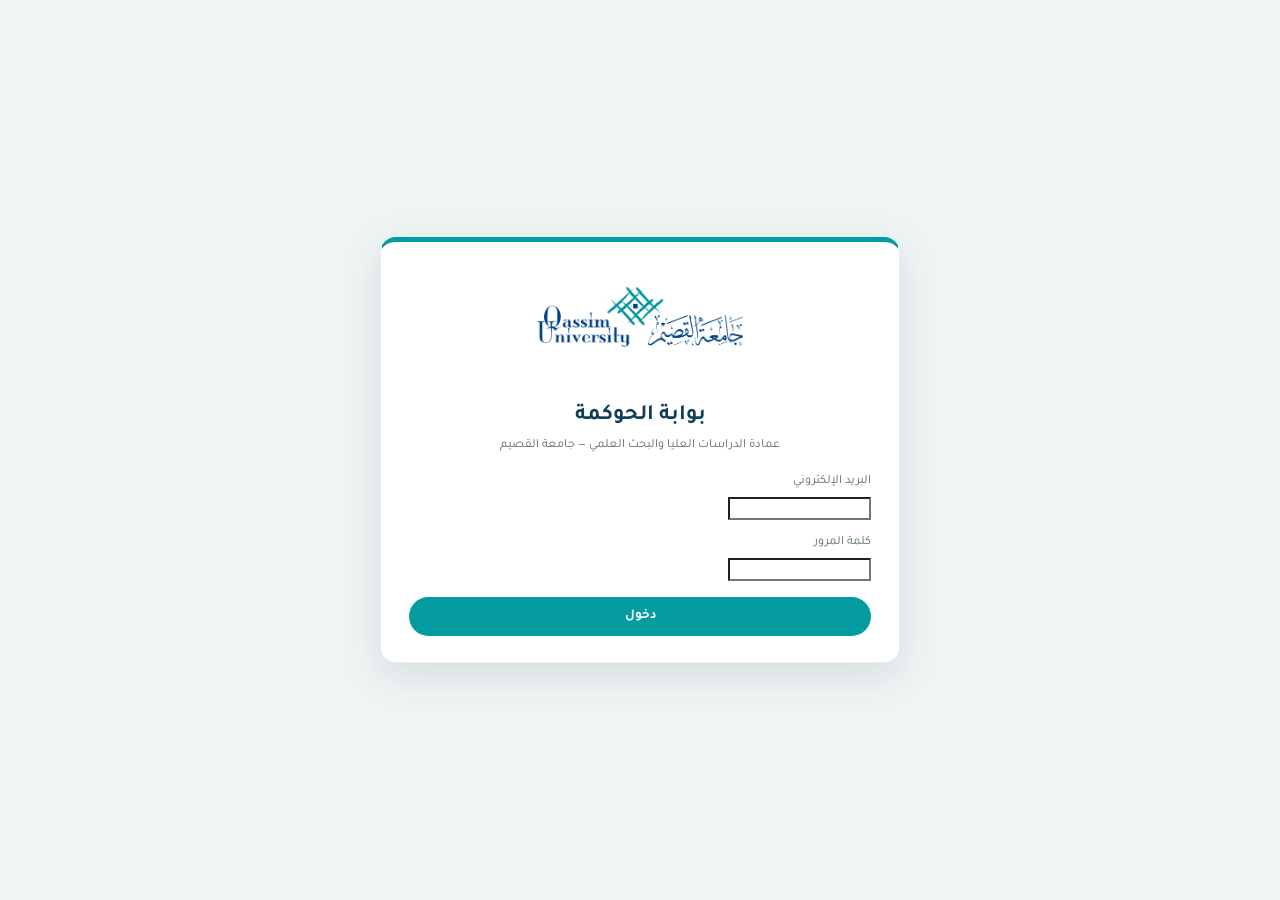
<file: web/index.html>
<!DOCTYPE html>
<html lang="ar" dir="rtl"><head><meta charset="UTF-8">
<meta name="viewport" content="width=device-width, initial-scale=1, viewport-fit=cover">
<title>بوابة حوكمة عمادة الدراسات العليا والبحث العلمي — نموذج أولي v3.9</title>
<link href="https://fonts.googleapis.com/css2?family=Tajawal:wght@400;500;700&display=swap" rel="stylesheet">
<link rel="stylesheet" href="css/base.css">
<link rel="stylesheet" href="css/layout.css">
<link rel="stylesheet" href="css/components.css">
<link rel="stylesheet" href="css/pages.css">
<link rel="stylesheet" href="css/responsive.css"></head><body>
<div id="app"></div><div class="mo" id="mo"><div class="mc"><div class="mh"><h3 id="mt"></h3><button id="mx">✕</button></div><div id="mb"></div></div></div><div class="toast" id="ts"></div>
<!-- مكتبة Supabase (محلية) -->
<script src="vendor/supabase.js"></script>
<!-- الإعدادات -->
<script src="js/config/supabase-config.js"></script>
<!-- الخدمات -->
<script src="js/services/api.js"></script>
<!-- النواة: ثوابت، حالة، أدوات، منطق -->
<script src="js/core/constants.js"></script>
<script src="js/core/state.js"></script>

<script src="js/core/utils.js"></script>
<script src="js/core/modal.js"></script>
<script src="js/core/icons.js"></script>
<script src="js/core/logic.js"></script>
<script src="js/core/navigation.js"></script>
<!-- المكوّنات -->
<script src="js/components/charts.js"></script>
<script src="js/components/kpi-card.js"></script>
<script src="js/components/kpi-actions.js"></script>
<script src="js/components/entry-form.js"></script>
<script src="js/components/kpi-modal.js"></script>
<script src="js/components/register-modal.js"></script>
<script src="js/components/unit-groups.js"></script>
<script src="js/components/notifications.js"></script>
<!-- الخدمات -->
<script src="js/services/live-data.js"></script>
<!-- الصفحات -->
<script src="js/pages/login.js"></script>
<script src="js/pages/home.js"></script>
<script src="js/pages/entity.js"></script>
<script src="js/pages/kpis.js"></script>
<script src="js/pages/queue.js"></script>
<script src="js/pages/units.js"></script>
<script src="js/pages/records.js"></script>
<script src="js/pages/committees.js"></script>
<script src="js/pages/periods.js"></script>
<script src="js/pages/reports.js"></script>
<!-- الهيكل -->
<script src="js/layout/shell.js"></script>
<!-- الانطلاق -->
<script src="js/main.js"></script></body></html>
</file>
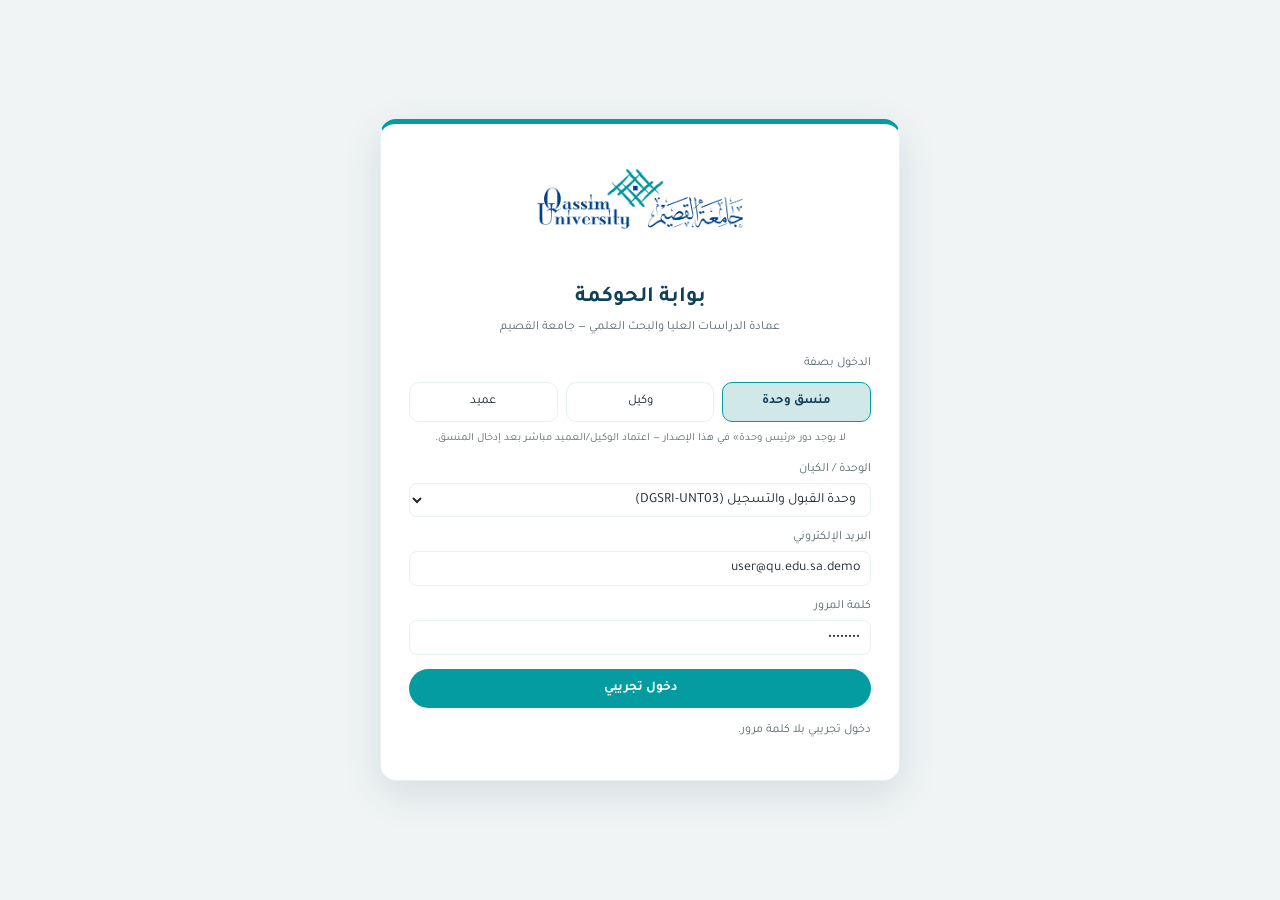
<file: archive/prototype-v3.9-single-file.html>
<!DOCTYPE html>
<html lang="ar" dir="rtl"><head><meta charset="UTF-8">
<meta name="viewport" content="width=device-width, initial-scale=1, viewport-fit=cover">
<title>بوابة حوكمة عمادة الدراسات العليا والبحث العلمي — نموذج أولي v3.9</title>
<link href="https://fonts.googleapis.com/css2?family=Tajawal:wght@400;500;700&display=swap" rel="stylesheet">
<style>
:root{color-scheme:light;--navy:#104058;--navyl:#104860;--teal:#049CA0;--teall:#D0E8E8;--soft:#F0F4F4;--card:#F8FAFA;--line:#E8F0F0;--text:#1F2933;--white:#FFFFFF;--danger:#B42318;--dangerl:#FDECEA;--gold:#C9A227;--goldl:#FBF3E0;
padding-top:env(safe-area-inset-top,0);padding-bottom:env(safe-area-inset-bottom,0)}
*{box-sizing:border-box}html{scroll-padding-top:env(safe-area-inset-top,0)}
body{margin:0;background:var(--white);color:var(--text);font-family:'Tajawal',sans-serif;line-height:1.7}
button,input,select,textarea{font-family:inherit;font-size:14px}
input,select,textarea,option{color:var(--text);background-color:#fff}
header{background:linear-gradient(180deg,var(--navy),var(--navyl));color:#fff;position:sticky;top:0;z-index:30;padding:8px 22px;padding-top:calc(8px + env(safe-area-inset-top,0px));display:flex;gap:14px;align-items:center;flex-wrap:wrap}
.logo{display:flex;align-items:center;gap:10px;font-weight:700;cursor:pointer}
.logo img{height:48px;width:auto;background:#fff;border-radius:8px;padding:3px}
.logo small{display:block;font-weight:400;font-size:11.5px;color:#cfe3e4;line-height:1.3}
.sw{position:relative;flex:1;min-width:200px;max-width:420px}
.sw input{width:100%;padding:8px 34px 8px 12px;border-radius:999px;border:0;background:rgba(255,255,255,.16);color:#fff}
.sw input::placeholder{color:#d7e6e7}.sw input:focus{outline:2px solid var(--gold);background:rgba(255,255,255,.26)}
.sw b{position:absolute;right:11px;top:7px;font-weight:400}
.res{position:absolute;top:calc(100% + 6px);right:0;left:0;background:#fff;color:var(--text);border:1px solid var(--line);border-radius:10px;box-shadow:0 10px 30px rgba(16,64,88,.16);display:none;max-height:340px;overflow:auto;z-index:40}
.res.on{display:block}.ri{padding:9px 14px;cursor:pointer;border-bottom:1px solid var(--line);font-size:13.5px;display:flex;justify-content:space-between;gap:8px}.ri:hover{background:var(--teall)}.ri small{color:#5b6b70}
.hr{display:flex;gap:10px;align-items:center;margin-inline-start:auto;font-size:12.5px;color:#d7e6e7;flex-wrap:wrap}
.hr select{padding:6px 9px;border-radius:999px;border:0;color:var(--navy);font-weight:700;background:#fff}
.who{background:rgba(255,255,255,.18);padding:4px 12px;border-radius:999px;font-size:12.5px;font-weight:700}
.bell{position:relative;cursor:pointer;font-size:18px}.bell i{position:absolute;top:-6px;left:-8px;background:var(--danger);color:#fff;font-size:10px;border-radius:999px;padding:0 5px;font-style:normal}
.wrap{display:flex;min-height:calc(100vh - 66px)}
nav{width:210px;background:#fff;border-left:1px solid var(--line);padding:14px 10px;flex-shrink:0}
nav button{all:unset;display:flex;justify-content:space-between;width:100%;box-sizing:border-box;cursor:pointer;padding:10px 12px;border-radius:10px;font-size:14px;margin-bottom:2px;color:var(--text)}
nav button:hover{background:var(--soft)}nav button.on{background:var(--teall);color:var(--navy);font-weight:700;border-inline-start:3px solid var(--teal)}
nav em{background:var(--danger);color:#fff;border-radius:999px;padding:0 7px;font-size:11px;font-style:normal}
main{flex:1;padding:22px 28px;min-width:0}
.bar{display:flex;align-items:center;gap:10px;margin-bottom:16px;flex-wrap:wrap}
.back{all:unset;cursor:pointer;border:1px solid var(--line);padding:5px 14px;border-radius:999px;font-size:13px;color:var(--teal);font-weight:700}.back:hover{background:var(--teall)}
.crumb{font-size:12.5px;color:#5b6b70}h2{margin:0;font-size:22px;color:var(--navy)}h3{margin:0 0 8px;font-size:15.5px;color:var(--navy)}
.stats{display:grid;grid-template-columns:repeat(auto-fit,minmax(165px,1fr));gap:12px;margin-bottom:18px}
.st{background:var(--card);border:1px solid var(--line);border-radius:12px;padding:13px 16px;cursor:pointer;border-top:3px solid var(--teal);transition:.12s}
.st:hover{transform:translateY(-2px);box-shadow:0 6px 16px rgba(16,64,88,.12)}.st b{font-size:26px;color:var(--navy);display:block;line-height:1.2}.st span{font-size:12.5px;color:#5b6b70}
.st.w{border-top-color:var(--danger)}.st.w b{color:var(--danger)}.st.o{border-top-color:var(--gold)}
details.g{margin-bottom:12px;background:var(--soft);border:1px solid var(--line);border-radius:12px}
details.g>summary{cursor:pointer;padding:11px 16px;font-weight:700;color:var(--navy);list-style:none;display:flex;gap:8px;align-items:center}
details.g>summary::before{content:'\25C2';color:var(--gold);transition:.15s}details.g[open]>summary::before{transform:rotate(-90deg)}details.g>summary::-webkit-details-marker{display:none}
.cnt{background:#fff;border-radius:999px;padding:0 10px;font-size:12px;color:#5b6b70;font-weight:400}
.cards{display:grid;grid-template-columns:repeat(auto-fill,minmax(235px,1fr));gap:10px;padding:0 12px 12px}
.ec{background:var(--card);border:1px solid var(--line);border-radius:10px;padding:12px 14px;cursor:pointer;position:relative;transition:.12s}.ec:hover{border-color:var(--teal);transform:translateY(-2px)}
.ec h4{margin:4px 0 0;font-size:14px}.cd{font-size:11px;color:#5b6b70}.tp{display:inline-flex;gap:4px;align-items:center;font-size:11px;padding:0 9px;border-radius:999px;background:var(--teall);color:var(--navy);font-weight:700}
.ec .m{display:flex;justify-content:space-between;font-size:11.5px;color:#5b6b70;margin-top:8px}
.pb{height:5px;background:var(--line);border-radius:4px;overflow:hidden;margin-top:6px}.pb i{display:block;height:100%;background:var(--teal)}
.hdot{position:absolute;top:10px;left:10px;width:9px;height:9px;border-radius:50%}.hdot.nf{background:var(--danger)}.hdot.pa{background:var(--gold)}
.card{background:var(--card);border:1px solid var(--line);border-radius:12px;padding:16px;margin-bottom:14px}
.tw{overflow-x:auto;border:1px solid var(--line);border-radius:10px;background:#fff;margin-bottom:12px}
table{width:100%;border-collapse:collapse;font-size:13.5px}th,td{padding:10px 12px;text-align:right;border-bottom:1px solid var(--line)}
th{background:var(--soft);color:#5b6b70;font-weight:700;font-size:12.5px}tr[data-i]{cursor:pointer}tr[data-i]:hover td{background:var(--teall)}tr:last-child td{border:0}
.b{display:inline-block;padding:1px 10px;border-radius:999px;font-size:12px;font-weight:700;white-space:nowrap}
.b-ok{background:var(--teall);color:#065a5c}.b-nr{background:var(--goldl);color:#7a6208}.b-bd{background:var(--dangerl);color:var(--danger)}.b-gy{background:var(--soft);color:#55625d}.b-pv{background:var(--goldl);color:#6b5a0f}.b-in{background:var(--teall);color:var(--navy)}
.tabs{display:flex;gap:4px;border-bottom:2px solid var(--line);margin-bottom:16px;flex-wrap:wrap}.tabs button{all:unset;cursor:pointer;padding:9px 16px;font-size:14px;color:#5b6b70;border-bottom:3px solid transparent;margin-bottom:-2px}.tabs button.on{color:var(--navy);border-bottom-color:var(--teal);font-weight:700}
.kg{display:grid;grid-template-columns:repeat(auto-fill,minmax(270px,1fr));gap:12px}
.kc{background:var(--card);border:1px solid var(--line);border-radius:12px;padding:14px;cursor:pointer;transition:.12s}.kc:hover{border-color:var(--teal);transform:translateY(-2px)}
.kc h4{margin:6px 0;font-size:14px;line-height:1.5}.kr{display:flex;justify-content:space-between;font-size:12px;color:#5b6b70;align-items:center;gap:6px}
.chips{display:flex;gap:8px;flex-wrap:wrap}.chip{background:var(--teall);color:var(--navy);border-radius:999px;padding:5px 14px;font-size:13px;cursor:pointer;border:1px solid transparent}.chip:hover{border-color:var(--teal)}
.chip em{font-style:normal;background:var(--teal);color:#fff;border-radius:999px;padding:0 7px;font-size:11.5px;margin-inline-start:6px}
.stp{display:flex;flex-wrap:wrap;margin:10px 0}.sp{flex:1;min-width:80px;text-align:center;font-size:11.5px;padding-top:8px;border-top:4px solid var(--line);color:#5b6b70}
.sp.d{border-top-color:var(--teal);color:#065a5c;font-weight:700}.sp.c{border-top-color:var(--gold);color:#8a6d05;font-weight:700}.sp.x{border-top-color:var(--danger);color:var(--danger);font-weight:700}.sp small{display:block;font-weight:400;font-size:10.5px;color:#5b6b70}
.mo{position:fixed;inset:0;background:rgba(16,64,88,.45);display:none;align-items:center;justify-content:center;padding:16px;z-index:99}.mo.on{display:flex}
.mc{background:#fff;border-radius:14px;max-width:600px;width:100%;max-height:90vh;overflow:auto;padding:20px 22px;border-top:5px solid var(--gold)}
.mh{display:flex;justify-content:space-between;gap:12px;margin-bottom:8px}.mh button{all:unset;cursor:pointer;color:#5b6b70;font-size:18px}
.dr{display:flex;justify-content:space-between;gap:16px;padding:7px 0;border-bottom:1px solid var(--line);font-size:13.5px}.dr:last-child{border:0}.dr span{color:#5b6b70;flex-shrink:0}.dr b{text-align:left;font-weight:500}
.note{background:var(--goldl);color:#5a4a08;border-radius:10px;padding:10px 14px;font-size:13px;margin-bottom:14px}.note.r{background:var(--dangerl);color:var(--danger)}.note.g{background:var(--teall);color:var(--navy)}
.btn{all:unset;cursor:pointer;background:var(--teal);color:#fff;padding:8px 18px;border-radius:999px;font-weight:700;font-size:13.5px;text-align:center}.btn:hover{background:var(--navy)}
.btn.o{background:#fff;color:var(--teal);border:1px solid var(--teal)}.btn.r{background:#fff;color:var(--danger);border:1px solid var(--danger)}.btn.r:hover{background:var(--dangerl)}.btn[disabled]{opacity:.45;cursor:not-allowed}
.acts{display:flex;gap:8px;flex-wrap:wrap;margin-top:14px}
label{display:block;font-size:12.5px;color:#5b6b70;margin:10px 0 3px}input[type=text],input[type=number],input[type=date],select.f,textarea{width:100%;padding:8px 10px;border:1px solid var(--line);border-radius:8px;background:#fff}
input:focus,textarea:focus,select:focus{outline:2px solid var(--teal)}
.dist{display:flex;height:14px;border-radius:999px;overflow:hidden;margin:8px 0}.lg{display:flex;gap:14px;flex-wrap:wrap;font-size:12px;color:#5b6b70}.lg i{display:inline-block;width:10px;height:10px;border-radius:3px;margin-inline-end:5px}
.flt{display:flex;gap:8px;margin-bottom:12px;flex-wrap:wrap}.flt select{padding:7px 10px;border-radius:8px;border:1px solid var(--line);background:#fff}
.toast{position:fixed;bottom:22px;left:50%;transform:translateX(-50%);background:var(--navy);color:#fff;padding:10px 22px;border-radius:999px;font-size:14px;z-index:200;display:none}
.lgn{min-height:100vh;display:flex;align-items:center;justify-content:center;padding:20px;background:var(--soft)}
.lc{background:#fff;border:1px solid var(--line);border-radius:16px;max-width:520px;width:100%;padding:26px 28px;border-top:5px solid var(--teal);box-shadow:0 12px 40px rgba(16,64,88,.12)}
.lc .lo{text-align:center;margin-bottom:14px}.lc .lo img{height:110px;max-width:100%}
.rt{display:grid;grid-template-columns:repeat(auto-fit,minmax(140px,1fr));gap:8px;margin:8px 0}.rt div{border:1px solid var(--line);border-radius:10px;padding:8px 10px;cursor:pointer;font-size:13px;text-align:center}.rt div.on{border-color:var(--teal);background:var(--teall);color:var(--navy);font-weight:700}
.ro{font-size:11px;color:#5b6b70;text-align:center;margin-top:2px}
:root{--purple:#6B4FA0;--purplel:#EDE7F6}
.gcard{background:var(--card);border:1px solid var(--line);border-radius:12px;padding:12px 14px;text-align:center;cursor:pointer;transition:.12s}.gcard:hover{transform:translateY(-2px);box-shadow:0 6px 16px rgba(16,64,88,.1)}
.gcard span{font-size:12px;color:#5b6b70;display:block;margin-top:4px}
.bchart{display:flex;align-items:center;gap:8px}.bchart .bb{flex:1;height:10px;background:var(--line);border-radius:999px;overflow:hidden}.bchart .bb i{display:block;height:100%}.bchart b{font-size:17px;color:var(--navy);min-width:26px;text-align:left}
.welcome{background:linear-gradient(135deg,var(--teall),var(--card));border:1px solid var(--line);border-radius:14px;padding:18px 20px;margin-bottom:18px}
.welcome h3{font-size:17px;margin-bottom:4px}.welcome p{margin:0 0 10px;color:#3a4a4e;font-size:13.5px}
.wlist{display:flex;flex-direction:column;gap:6px}.wrow{display:flex;justify-content:space-between;align-items:center;background:#fff;border:1px solid var(--line);border-radius:9px;padding:8px 12px;cursor:pointer;font-size:13.5px}.wrow:hover{border-color:var(--teal)}
.navsel{width:100%;margin:8px 0;padding:8px 10px;border-radius:8px;border:1px solid var(--line);background:#fff;font-size:13px}
.mbox{border-radius:10px;padding:10px 12px;text-align:center;border-top:4px solid}
.mbox b{display:block;font-size:19px}.mbox span{font-size:11.5px;color:#5b6b70}
.mgrid{display:grid;grid-template-columns:repeat(auto-fit,minmax(130px,1fr));gap:10px;margin:14px 0}
.kdcols{display:grid;grid-template-columns:1.3fr 1fr;gap:14px}.field{background:var(--soft);border:1px solid var(--line);border-radius:8px;padding:8px 10px;font-size:13.5px;margin-bottom:8px;display:flex;justify-content:space-between}.field b{color:var(--navy)}
.calcbox{background:var(--teall);border-radius:10px;padding:12px;text-align:center;font-weight:700;color:var(--navy);font-size:15px;margin-bottom:14px}
.vstep{display:flex;flex-direction:column;gap:10px}.vrow{display:flex;gap:10px;align-items:flex-start}.vnum{width:24px;height:24px;border-radius:50%;background:var(--line);color:#5b6b70;display:flex;align-items:center;justify-content:center;font-size:12px;font-weight:700;flex-shrink:0}.vrow.d .vnum{background:var(--teal);color:#fff}.vrow.c .vnum{background:var(--gold);color:#fff}
.vrow b{display:block;font-size:13px}.vrow span{font-size:11.5px;color:#5b6b70}
@media(max-width:820px){.kdcols{grid-template-columns:1fr}}
@media(max-width:820px){.wrap{flex-direction:column}nav{width:100%;display:flex;overflow-x:auto;border-left:0;border-bottom:1px solid var(--line)}nav button{white-space:nowrap;width:auto}main{padding:16px}.hr{margin:0}}

/* v3.5 */
nav .navsel{width:calc(100% - 14px);margin:2px 14px 8px 0;padding:7px 9px;font-size:12.5px;border-color:var(--teal);color:var(--navy);font-weight:700}
.mc.wide{max-width:1020px}
.kh{display:flex;justify-content:space-between;align-items:flex-start;gap:12px;flex-wrap:wrap;background:#fff;border:1px solid var(--line);border-radius:14px;padding:14px 18px;margin-bottom:14px}
.kh h2{font-size:19px}.kcode{font-weight:700;color:var(--navy);font-size:13px;margin-top:2px;direction:ltr;text-align:right}
.kpills{display:flex;gap:8px;flex-wrap:wrap}.pl{color:#fff;border-radius:999px;padding:4px 16px;font-size:12.5px;font-weight:700;background:var(--gold)}
.pl.pt{background:var(--teal)}.pl.ok{background:var(--teal)}.pl.bad{background:var(--danger)}.pl.nv{background:var(--navy)}
.kd{display:grid;grid-template-columns:290px 1fr;gap:14px;align-items:start}
.ka{margin:0;background:var(--teall);border-color:#bcdada}
.ka .calcbox{background:#fff;color:#1f7a4d;font-size:15px;direction:ltr;margin:6px 0 14px}
.kmain{display:flex;flex-direction:column;gap:14px;min-width:0}
.ks{display:grid;grid-template-columns:repeat(4,1fr);gap:10px}
.kx{background:#fff;border:1px solid var(--line);border-right:4px solid var(--teal);border-radius:10px;padding:9px 12px;display:flex;flex-direction:column;min-height:74px;justify-content:space-between}
.kx span{font-size:12px;color:#5b6b70}.kx b{align-self:flex-end;font-size:21px;color:var(--navy)}
.kmeas{margin:0;background:#fff}
.kf{display:grid;grid-template-columns:1fr 1fr;gap:10px;margin:10px 0 14px}
.kb2{display:grid;grid-template-columns:1fr 1fr;gap:12px}.kb2 h4{margin:0 0 6px;font-size:13px;color:var(--navy)}
.kev{background:var(--soft);border:1px solid var(--line);border-radius:10px;padding:10px 12px;font-size:13px;display:flex;justify-content:space-between;align-items:center;gap:8px;min-height:52px}
.klinks{background:var(--goldl);border:1px solid #ead9a0;border-radius:12px;padding:12px 16px;margin-top:14px}
.klinks b{color:#7a6208;margin-inline-end:8px}.klinks .crumb{display:block;margin-top:6px}
.ucs{display:grid;grid-template-columns:repeat(auto-fill,minmax(290px,1fr));gap:12px;padding:0 12px 12px}
.uc{background:#fff;border:1px solid var(--line);border-radius:12px;padding:12px 14px;cursor:pointer;position:relative;transition:.12s}
.uc:hover{border-color:var(--teal);box-shadow:0 4px 14px rgba(16,64,88,.1)}
.uh{display:flex;gap:10px;align-items:flex-start;justify-content:space-between}.uh h4{margin:3px 0 0;font-size:14px;line-height:1.45}
.ub{display:flex;gap:6px;align-items:flex-end;margin-top:10px}
.bc{flex:1;display:flex;flex-direction:column;align-items:center;gap:3px;min-width:0}
.bv{font-size:11.5px;font-weight:700;color:var(--navy)}.bl{font-size:11px;color:#5b6b70}
.bt{width:100%;max-width:34px;height:84px;background:var(--soft);border-radius:6px 6px 3px 3px;display:flex;align-items:flex-end;overflow:hidden;border:1px dashed var(--line)}
.bt i{display:block;width:100%;border-radius:4px 4px 0 0}
.uf{display:flex;justify-content:space-between;font-size:11.5px;color:#5b6b70;margin-top:8px;border-top:1px solid var(--line);padding-top:6px}
.leg{display:flex;gap:14px;flex-wrap:wrap;font-size:12px;color:#5b6b70;margin:0 0 10px}.leg i{display:inline-block;width:10px;height:10px;border-radius:3px;margin-inline-end:5px;vertical-align:-1px}
@media(max-width:820px){.kd{grid-template-columns:1fr}.ks{grid-template-columns:1fr 1fr}.kf,.kb2{grid-template-columns:1fr}nav .navsel{width:auto;min-width:170px;margin:0 6px}}

/* v3.6 */
nav .arw{padding:0 9px;border-radius:8px;color:var(--teal);font-size:15px;transition:.15s}nav .arw:hover{background:var(--teall)}nav .arw.on{transform:rotate(180deg)}
.nsub{display:none;margin:0 12px 6px 0;padding:4px 8px 4px 0;border-right:2px solid var(--teall);max-height:290px;overflow:auto}.nsub.on{display:block}
.sg{font-size:11px;color:#7a8a8e;margin:8px 8px 2px;font-weight:700}
.su{font-size:12.5px;padding:6px 10px;border-radius:8px;cursor:pointer;color:var(--text);line-height:1.45}.su:hover{background:var(--soft)}.su.on{background:var(--teall);color:var(--navy);font-weight:700}
.kg{grid-template-columns:repeat(auto-fill,minmax(330px,1fr))}
.kp{background:#fff;border:1px solid var(--line);border-radius:14px;padding:14px 16px;cursor:pointer;transition:.12s}.kp:hover{border-color:var(--teal);box-shadow:0 4px 14px rgba(16,64,88,.1)}
.kph{display:flex;justify-content:space-between;align-items:center;gap:8px}.kpc{font-weight:700;font-size:12.5px;color:var(--navy);direction:ltr}
.kp h4{margin:10px 0 14px;font-size:14.5px;line-height:1.55;min-height:44px}
.kpn{display:grid;grid-template-columns:repeat(3,1fr);gap:6px}.kpn span{display:block;font-size:11.5px;color:#7a8a8e}.kpn b{font-size:17px;color:var(--navy)}
.kpl{display:flex;justify-content:space-between;align-items:center;gap:8px;background:var(--soft);border-radius:8px;padding:6px 10px;margin-top:12px;font-size:12px;color:#5b6b70}.kpl b{color:var(--purple)}
.ksum{display:grid;grid-template-columns:repeat(auto-fit,minmax(150px,1fr));gap:12px;margin-bottom:18px}
.sb{background:#fff;border:1px solid var(--line);border-radius:12px;padding:12px 16px}.sb span{font-size:12.5px;color:#5b6b70;display:block}.sb b{font-size:26px;display:block;line-height:1.3}
.mth{background:#e8f4ee;border:1px solid #bddccb;border-radius:12px;padding:12px 18px;margin-top:16px}.mth b{display:block;color:#1f6b4a;margin-bottom:4px}.mth p{margin:0;color:#2c5a45;font-size:13.5px}
.evb{display:flex;gap:6px;flex-wrap:wrap}

/* v3.7 */
.ic{flex-shrink:0;vertical-align:middle}.b{display:inline-flex;align-items:center;gap:4px}
.lkc{display:inline-block;color:var(--navy);font-weight:700;margin-inline-start:4px}
nav button .nl{display:flex;align-items:center;gap:10px}nav button .nl .ic{color:var(--teal)}nav button.on .nl .ic{color:var(--navy)}
.nsub{max-height:460px}
.sr{display:flex;justify-content:space-between;align-items:center;cursor:pointer;padding:7px 10px;border-radius:8px;font-size:12.5px;font-weight:700;color:var(--navy);line-height:1.45}.sr:hover{background:var(--soft)}.sr.l2{font-weight:500;color:var(--text)}
.sr .arw{padding:0 6px}
.sc{display:none;margin:0 8px 4px 0;padding-right:4px;border-right:2px solid var(--line)}.sc.on{display:block}
.ib{position:absolute;top:10px;left:10px;width:34px;height:34px;border-radius:50%;background:var(--teall);color:var(--teal);display:flex;align-items:center;justify-content:center;font-style:normal}
.ib.bell{background:var(--goldl);color:#a07d0a}.ib.doc{background:var(--purplel);color:var(--purple)}
.gcard,.sb{position:relative}
.gfix{background:var(--soft);border:1px solid var(--line);border-radius:12px;margin-bottom:12px;padding-top:12px}.gfix>h3{padding:0 16px 10px;display:flex;gap:8px;align-items:center}
</style></head><body>
<div id="app"></div><div class="mo" id="mo"><div class="mc"><div class="mh"><h3 id="mt"></h3><button id="mx">✕</button></div><div id="mb"></div></div></div><div class="toast" id="ts"></div>
<script>
const LOGO='[data-uri]';
// ===== مرجعية: الملاحق أ، ب، د (البرومبت v3.4) =====
const AG={DEAN:'الوحدات المرتبطة بالعميد مباشرة',GRAD:'وكالة الدراسات العليا',RES:'وكالة البحث العلمي',INST:'وكالة التقدم المؤسسي (شطر الطالبات)'};
const PL={sv:'الخدمات والمعاملات',op:'الخطة التشغيلية وأعمال الجهة',pr:'المشاريع والمبادرات',co:'الاتصالات والمشاركات',ev:'السجلات والأدلة',rp:'التقارير والإحصاءات',rk:'المخاطر والامتثال',cm:'اللجان والقرارات',po:'السياسات والإجراءات والنماذج'};
const PC={sv:['رقم المعاملة','نوع الخدمة','تاريخ الورود','تاريخ الإنجاز','ضمن الزمن المعتمد؟','ملاحظات'],op:['النشاط','الهدف','تاريخ البدء','تاريخ الانتهاء المخطط','نسبة الإنجاز','الحالة'],pr:['اسم المشروع/المبادرة','المسؤول','الجهة الشريكة/الممولة','الميزانية','تاريخ البدء','تاريخ الانتهاء','المرحلة','نسبة الإنجاز'],co:['نوع النشاط','الجهة','التاريخ','الممثل','المخرج'],ev:['نوع الوثيقة','الرقم المرجعي','التاريخ','الجهة المصدرة/المستلمة','حالة الأرشفة'],rp:['اسم التقرير','الدورية','تاريخ الاستحقاق','تاريخ الرفع','الجهة المرفوع لها'],rk:['وصف الخطر/المتطلب','التصنيف','العملية المرتبطة','الإجراء التصحيحي','المسؤول','تاريخ الاستهداف','الحالة'],cm:['الاجتماع/اللجنة','التاريخ','القرار/التوصية','المسؤول عن التنفيذ','تاريخ الاستحقاق','حالة الإقفال'],po:['رمز الوثيقة','العنوان','الإصدار','تاريخ الاعتماد','حالة المراجعة']};
const fld=c=>/تاريخ/.test(c)?`<label>${c}</label><input type="date" class="ri2">`:/ضمن الزمن/.test(c)?`<label>${c}</label><select class="f ri2"><option value="">اختر…</option><option>نعم</option><option>لا</option></select>`:/نسبة الإنجاز/.test(c)?`<label>${c} (%)</label><input type="number" min="0" max="100" class="ri2">`:/الميزانية/.test(c)?`<label>${c} (ريال)</label><input type="number" min="0" class="ri2">`:`<label>${c}</label><input type="text" class="ri2">`;
const fmtD=x=>/^\d{4}-\d{2}-\d{2}$/.test(x)?new Date(x).toLocaleDateString('ar-SA-u-nu-latn',{day:'numeric',month:'long',year:'numeric'}):x;
const E=[['OFF01','مكتب العميد (سكرتارية العميد)','DEAN',8,'cm1,sv1,ev1'],['OFF02','مكتب وكيل الدراسات العليا','GRAD',8,'cm1,sv1,ev1'],['OFF03','مكتب وكيل البحث العلمي','RES',8,'cm1,sv1,ev1'],['OFF04','مكتب وكيلة العمادة','INST',8,'cm1,sv1,ev1'],
['DEP01','الشؤون الإدارية','DEAN',6,'sv1,op1'],['DEP02','الشؤون المالية والمشتريات','DEAN',9,'sv5'],['DEP03','إدارة برامج الدراسات العليا والخطط الدراسية','GRAD',8,'ev1'],['DEP04','إدارة دعم المشاريع البحثية','RES',6,'sv2'],['DEP05','إدارة البنية التحتية البحثية','RES',8,'op1,sv1'],
['CTR01','مركز الكليات النظرية','DEAN',16,'co1,pr5,rk1,cm1,sv2,ev1,rp1'],['CTR02','مركز الكليات الصحية','DEAN',17,'co1,pr6,rk1,cm1,sv2,ev1,rp1'],['CTR03','مركز الكليات العلمية','DEAN',17,'co1,pr6,rk1,cm1,sv2,ev1,rp1'],
['UNT01','وحدة التعاون البحثي والأكاديمي','DEAN',14,'pr4,ev1,co1,sv1,rp1'],['UNT02','وحدة الاتصال المؤسسي','DEAN',9,'sv1,pr1,co3'],['UNT03','وحدة القبول والتسجيل','GRAD',6,'op1'],['UNT04','وحدة الإرشاد الأكاديمي','GRAD',5,'sv1,rp1'],['UNT05','وحدة شؤون الخريجين','GRAD',5,''],
['UNT06','وحدة المبادرات البحثية','RES',5,'sv1,rp1'],['UNT07','وحدة خدمات الباحثين','RES',5,'sv1'],['UNT08','وحدة التخطيط الاستراتيجي','INST',7,'pr1,co1'],['UNT09','وحدة دعم القرار','INST',6,''],['UNT10','وحدة الحوكمة والامتثال','INST',7,'po1,rk2'],['UNT11','وحدة العمل التطوعي','INST',8,'pr1,co1,sv1']]
.map(([c,n,a,d,p])=>({code:'DGSRI-'+c,t:c.slice(0,3),name:n,ag:a,duties:d,paths:p?p.split(',').map(x=>({k:x.slice(0,2),n:+x.slice(2)})):[]}));
const TT={OFF:'مكتب',DEP:'إدارة',CTR:'مركز',UNT:'وحدة'};
const K4=['نسبة القرارات والتوجيهات المنفذة في موعدها','نسبة المعاملات والمراسلات المنجزة ضمن زمن الخدمة','نسبة توصيات الاجتماعات واللجان المغلقة في موعدها','نسبة اكتمال الأرشفة الإلكترونية للوثائق الرسمية'];
const KN={'DEP01':['نسبة الإجراءات الوظيفية المنجزة ضمن الزمن المعتمد','نسبة إنجاز مهام العمل في موعدها','نسبة إغلاق الاحتياجات التدريبية ذات الأولوية','نسبة اكتمال ودقة سجلات الحضور'],
'DEP02':['نسبة المعاملات المالية المدققة والمنفذة ضمن الزمن المعتمد','نسبة تسوية السلف في موعدها','نسبة طلبات الشراء المستلمة المطابقة للاشتراطات','نسبة الإنفاق على البحث من إجمالي الإنفاق المشمول'],
'UNT03':['نسبة الحركات الأكاديمية المنفذة ضمن زمن الخدمة','نسبة الحركات الأكاديمية الصحيحة من أول مرة',null,'نسبة اكتمال تقارير القبول والإحصاءات في موعدها'],
'UNT10':[null,null,'نسبة إغلاق ملاحظات المراجعة والامتثال في موعدها','نسبة المخاطر العالية ذات خطة المعالجة النشطة وفي موعدها'],
'UNT11':['عدد مبادرات الأثر المجتمعي والتطوعي المنفذة','إجمالي الساعات التطوعية الموثقة','درجة رضا المستفيدين عن المبادرات التطوعية','نسبة المبادرات المكتملة بتقرير أثر معتمد'],
'UNT07':[null,'متوسط زمن إصدار تقرير فحص التشابه',null,'درجة رضا الباحثين عن الخدمات'],'UNT02':[null,'درجة رضا المستفيدين عن خدمات العمادة',null,null]};
const KU=n=>/عدد|إجمالي/.test(n)?'count':/متوسط/.test(n)?'days':/درجة/.test(n)?'score':'ratio';
const FM={ratio:'البسط \u00f7 المقام \u00d7 100',count:'مجموع العدّ خلال الفترة',days:'مجموع الأيام \u00f7 عدد الحالات',score:'درجة الرضا وفق الأداة الموحدة'};
const TG={ratio:90,score:85,days:5,count:40};
const KPIS=[];E.forEach(e=>{const nm=e.t==='OFF'?K4:(KN[e.code.slice(6)]||[]);for(let i=0;i<4;i++){const n=nm[i];KPIS.push({code:`${e.code}-KPI0${i+1}`,e,i:i+1,name:n||`مؤشر رقم ${i+1} — يُحمَّل اسمه من الملحق د`,real:!!n,ct:n?KU(n):'ratio',fr:i%2===0?'ربع سنوي':'شهري'})}});
const CM=[['DGSRI-COM01','اللجنة الفرعية لأخلاقيات البحوث النظرية والإنسانية',5],['DGSRI-COM02','اللجنة الفرعية لأخلاقيات البحوث الصحية',2],['DGSRI-COM03','اللجنة الدائمة للنظر في طلبات صرف مكافأة تحفيز النشر (صاحب الصلاحية: العميد)',5],['DGSRI-COM04','اللجنة الفرعية لأخلاقيات البحوث العلمية',0],['DGSRI-COM05','لجنة أخلاقيات البحث العلمي',11]];
// دورة العمل v3.4 — ستة خطوات، لا دور "رئيس وحدة"
const STEPS=[['الإدخال','منسق الوحدة'],['إرفاق الأدلة','المُدخِل — فوري'],['اعتماد الوكالة','الوكيل/العميد مباشرة'],['النشر','تلقائي'],['إقفال الفترة','العميد/الوكيل'],['التقرير السنوي','تلقائي']];
const YR=2026,QN=['الأول','الثاني','الثالث','الرابع'];
const genPer=y=>[0,1,2,3].map(i=>({id:'Q'+(i+1),l:'الربع '+QN[i]+' '+y,s:y+'-'+String(i*3+1).padStart(2,'0')+'-01',e:y+'-'+String(i*3+3).padStart(2,'0')+'-'+(i===0||i===3?'31':'30')}));
const PER=genPer(YR);
const RN={staff:'منسق الوحدة',deputy:'الوكيل',dean:'العميد',ds:'دعم القرار (اطلاع فقط)'};
const WFT={evidence_attached:'بانتظار اعتماد الوكالة/العميد',agency_approved:'معتمد — جارٍ النشر',published:'منشور',returned:'أُعيد للتعديل',none:'لم يُدخل'};
const WFI={none:0,returned:0,evidence_attached:1,agency_approved:2,published:3};
const WFB={none:'b-gy',returned:'b-bd',evidence_attached:'b-nr',agency_approved:'b-in',published:'b-ok'};
const RSB={achieved:['محقق','b-ok'],near:['قريب من المستهدف','b-nr'],action:['يحتاج إجراء','b-bd']};
// ===== حالة وتخزين =====
const $=s=>document.querySelector(s),bd=(t,c)=>`<span class="b ${c}">${t}</span>`;
const LS=(k,v)=>{try{if(v===undefined)return JSON.parse(localStorage.getItem(k));localStorage.setItem(k,JSON.stringify(v))}catch(e){return null}};
const tgt=(k,p)=>{const e=((DB&&DB.tg)||{})[k.code];if(typeof e==='number')return e;if(!Array.isArray(e))return TG[k.ct];const ix=PER.findIndex(x=>x.id===(p||S.per));let r;e.forEach(x=>{if(x.i<=ix)r=x.v});return r??TG[k.ct]};
const IC={home:'M3 11l9-8 9 8M5 10v10h5v-6h4v6h5V10',queue:'M9 4h6v3H9zM7 5H5v16h14V5h-2M9 12h6M9 16h4',units:'M12 3v5M12 8v3M5 15v-4h14v4M3 15h4v5H3zM10 15h4v5h-4zM17 15h4v5h-4z',kpis:'M5 20V10M12 20V4M19 20v-7',periods:'M4 6h16v14H4zM4 10h16M8 3v4M16 3v4',reports:'M12 3v9h9A9 9 0 1 1 12 3zM15 3.500A9 9 0 0 1 20.500 9H15z',regs:'M7 3h7l4 4v14H7zM14 3v4h4M10 12h5M10 16h5',cmt:'M9 11a3 3 0 1 0 0-6 3 3 0 0 0 0 6zM3 20c0-3.500 2.700-5.500 6-5.500s6 2 6 5.500M16 6a3 3 0 0 1 0 5.500M18 15c2 .6 3 2.200 3 5',bell:'M6 16v-5a6 6 0 0 1 12 0v5l1.500 2h-15zM10 20a2 2 0 0 0 4 0',check:'M12 21a9 9 0 1 0 0-18 9 9 0 0 0 0 18zM8 12.500l3 3 5-6',clock:'M12 21a9 9 0 1 0 0-18 9 9 0 0 0 0 18zM12 7v5l3 2',warn:'M12 3l10 18H2zM12 10v5M12 18v.01',bank:'M3 9l9-5 9 5M5 10v8M9 10v8M15 10v8M19 10v8M3 20h18',target:'M12 21a9 9 0 1 0 0-18 9 9 0 0 0 0 18zM12 16a4 4 0 1 0 0-8 4 4 0 0 0 0 8z',doc:'M7 3h7l4 4v14H7zM14 3v4h4M10 12h5M10 16h5',user:'M12 12a4 4 0 1 0 0-8 4 4 0 0 0 0 8zM4 21c0-4 3.500-6 8-6s8 2 8 6',link:'M10 14a4 4 0 0 0 5.700 0l3-3a4 4 0 0 0-5.700-5.700l-1 1M14 10a4 4 0 0 0-5.700 0l-3 3a4 4 0 0 0 5.700 5.700l1-1'};
const ic=(n,s=18)=>`<svg class="ic" width="${s}" height="${s}" viewBox="0 0 24 24" fill="none" stroke="currentColor" stroke-width="1.8" stroke-linecap="round" stroke-linejoin="round"><path d="${IC[n]}"/></svg>`;
const TI={OFF:'user',DEP:'units',CTR:'bank',UNT:'cmt'},WFIC={published:'check',evidence_attached:'clock',agency_approved:'check',returned:'warn',none:'doc'},RSIC={achieved:'check',near:'clock',action:'warn'};
const bdi=(x,c,i)=>`<span class="b ${c}">${ic(i,13)}${x}</span>`;
const lkc=k=>{if((k.i-1)%4===3)return'';const h=hash(k.code);return'K'+(1+h%5)+'.'+(1+(h>>>3)%5)+'.'+(1+(h>>>6)%4)};
const linkTxt=k=>LINKS[(k.i-1)%4]+(lkc(k)?` <span dir="ltr" class="lkc">${lkc(k)}</span>`:'');
const hash=s=>{let h=7;for(const c of s)h=(h*31+c.charCodeAt(0))>>>0;return h};
const eOf=c=>E.find(e=>e.code===c);
function tv(k,r){const t=TG[k.ct];let v=k.ct==='days'?t*(1.25-r*.5):t*(.78+r*.36);return k.ct==='count'?Math.round(v):+v.toFixed(1)}
function seed(){const m={};KPIS.forEach(k=>['Q1','Q2','Q3'].forEach(p=>{let st='published';if(p==='Q3'){const x=hash(k.code)%14;st=x<3?'none':x<7?'evidence_attached':x<9?'agency_approved':'published';if(k.e.code==='DGSRI-UNT03')st=['none','returned','evidence_attached','agency_approved'][k.i-1]}
 if(st==='none')return;m[k.code+'|'+p]={v:tv(k,hash(k.code+p)%1000/1000),st,ev:'دليل_'+k.code+'.pdf',ret:st==='returned'?'الدليل المرفق لا يغطي الفترة — يرجى إرفاق التقرير المعتمد':'',h:[[p+' 2026','منسق','أُدخل القياس وأُرفق الدليل']]}}));return{m,lock:{Q1:1,Q2:1},reg:{}}}
let DB=LS('dgsri_v5')||seed(),U=LS('dgsri_u5'),S={page:'home',ent:null,tab:'ov',per:'Q3'},H=[];
const save=()=>LS('dgsri_v5',DB);
const P=()=>PER.find(p=>p.id===S.per);
const pst=()=>DB.lock[S.per]?'مقفلة':S.per==='Q4'?'لم تبدأ':'مفتوحة';
function meas(k,p=S.per){const m=DB.m[k.code+'|'+p];if(!m)return null;const t=tgt(k,p),pct=Math.round(k.ct==='days'?t/m.v*100:m.v/t*100);return{...m,t,pct,rs:pct>=100?'achieved':pct>=90?'near':'action'}}
const scope=()=>U.role==='staff'?E.filter(e=>e.code===U.ent):U.role==='deputy'?E.filter(e=>e.ag===U.ag):E;
const inSc=e=>scope().includes(e);
function queue(){if(U.role!=='deputy'&&U.role!=='dean')return[];return KPIS.filter(k=>{const m=meas(k);return m&&m.st==='evidence_attached'&&(U.role==='deputy'?k.e.ag===U.ag:k.e.ag==='DEAN')})}
const returned=()=>U.role==='staff'?KPIS.filter(k=>k.e.code===U.ent&&meas(k)&&meas(k).st==='returned'):[];
const todo=()=>U.role==='staff'?KPIS.filter(k=>k.e.code===U.ent&&(!meas(k)||meas(k).st==='returned')&&pst()==='مفتوحة'):[];
function toast(t){const x=$('#ts');x.textContent=t;x.style.display='block';setTimeout(()=>x.style.display='none',2600)}
function mo(t,h){document.querySelector('.mc').classList.remove('wide');$('#mt').textContent=t;$('#mb').innerHTML=h;$('#mo').classList.add('on')}
const cl=()=>$('#mo').classList.remove('on');
const dr=a=>a.map(([l,v])=>`<div class="dr"><span>${l}</span><b>${v}</b></div>`).join('');
const stepper=(i,x)=>`<div class="stp">${STEPS.map((s,n)=>`<div class="sp ${x&&n===0?'x':n<i?'d':n===i?'c':''}">${n<i?'\u2713 ':''}${s[0]}<small>${s[1]}</small></div>`).join('')}</div>`;
const logoH=()=>`<img src="${LOGO}" alt="شعار جامعة القصيم">`;
function go(p,ent,tab,push=true){if(push)H.push({...S});S={...S,page:p,ent:ent||null,tab:tab||'ov'};render();scrollTo(0,0)}
const back=()=>{if(H.length){S=H.pop();render()}else go('home',null,null,false)};
// ===== دورة الاعتماد (6 خطوات) =====
function log(m,txt){m.h.push([new Date().toLocaleString('ar-SA-u-nu-latn'),RN[U.role],txt])}
function canEdit(k){return U.role==='staff'&&k.e.code===U.ent&&pst()==='مفتوحة'}
function actions(k,m){const a=[];if(pst()!=='مفتوحة')return a;
 if(canEdit(k)&&(!m||m.st==='returned'))a.push(['entry',m?'إعادة إدخال القياس':'إدخال القياس','']);
 if(m&&m.st==='evidence_attached'){const can=(U.role==='deputy'&&k.e.ag===U.ag)||(U.role==='dean'&&k.e.ag==='DEAN');if(can)a.push(['approve','اعتماد ونشر',''],['return','إعادة للمنسق','r'])}
 return a}
function doAct(code,a,reason){const k=KPIS.find(x=>x.code===code),key=code+'|'+S.per,m=DB.m[key];
 if(a==='return'){if(!reason||reason.trim().length<3){toast('سبب الإعادة إلزامي');return}m.st='returned';m.ret=reason;log(m,'أُعيد للتعديل — '+reason)}
 else{log(m,'اعتمد الوكالة ← نُشر تلقائيًا');m.st='published'}
 save();cl();toast('تم تنفيذ الإجراء وتسجيله في سجل التدقيق');render()}
function entryForm(code){const k=KPIS.find(x=>x.code===code),old=meas(k),r=k.ct==='ratio';
 mo('إدخال قياس — '+P().l,`<div class="kr"><span>${k.code}</span><span>${k.e.name}</span></div><h3 style="margin-top:6px">${k.name}</h3>${old&&old.ret?`<div class="note r">سبب الإعادة: ${old.ret}</div>`:''}
 <div class="note g">المعادلة: ${FM[k.ct]} \u00b7 المستهدف الأولي: ${tgt(k)}${k.ct==='ratio'||k.ct==='score'?'%':''}</div>
 ${r?`<label>تحقيق المستهدف</label><input type="number" id="fn" min="0"><label>المستهدف الكلي</label><input type="number" id="fd" min="0">`:`<label>القيمة</label><input type="number" id="fv" min="0" step="0.1">`}
 <div id="pv" style="margin-top:8px;font-size:13.5px;color:var(--navy)"></div>
 <label>الدليل (إلزامي)</label><input type="file" id="fe"><label>ملاحظات</label><textarea id="fo" rows="2"></textarea>
 <div class="note">بعد الإرسال يذهب السجل مباشرة لاعتماد الوكيل/العميد (لا توجد مراجعة وسيطة في هذا الإصدار).</div>
 <div id="step1"><div class="acts"><button class="btn" id="fs">إرسال لاعتماد الوكالة</button><button class="btn o" onclick="cl()">إلغاء</button></div></div>
 <div id="step2" style="display:none"><div class="note r">⚠ تأكيد الإرسال: لن تتمكن من تعديل هذا القياس بعد اعتماد الوكالة/العميد إلا بمراجعة جديدة. تأكد من صحة الرقم والدليل المرفق.</div><div class="acts"><button class="btn" id="fc">تأكيد الإرسال نهائيًا</button><button class="btn o" id="fback">رجوع للتعديل</button></div></div>`);
 const calc=()=>{let v=r?($('#fd').value>0?$('#fn').value/$('#fd').value*100:NaN):parseFloat($('#fv').value);return v};
 const up=()=>{const v=calc();$('#pv').innerHTML=isNaN(v)?'':`النتيجة المحسوبة تلقائيًا: <b>${(+v).toFixed(1)}${r||k.ct==='score'?'%':''}</b>`};
 document.querySelectorAll('#mb input[type=number]').forEach(i=>i.oninput=up);
 $('#fs').onclick=()=>{let v=calc();const f=$('#fe').files[0];
  if(isNaN(v)||v<0){toast('أدخل قيمًا صحيحة');return}if(r&&+$('#fn').value>+$('#fd').value){toast('تحقيق المستهدف لا يجب أن يتجاوز المستهدف الكلي');return}
  if(!f&&!(old&&old.ev)){toast('إرفاق الدليل إلزامي قبل الإرسال');return}
  $('#step1').style.display='none';$('#step2').style.display='block'};
 $('#fback').onclick=()=>{$('#step2').style.display='none';$('#step1').style.display='block'};
 $('#fc').onclick=()=>{let v=calc();const f=$('#fe').files[0];
  const finish=evObj=>{const m={v:+(+v).toFixed(1),st:'evidence_attached',ev:evObj?evObj.name:(old?old.ev:''),evData:evObj?evObj.data:(old?old.evData:null),ret:'',note:$('#fo').value,h:old?old.h:[]};DB.m[code+'|'+S.per]=m;log(m,old?'أُعيد الإدخال (مراجعة جديدة) وأُرفق الدليل':'أُدخل القياس وأُرفق الدليل');save();cl();toast('أُرسل القياس لاعتماد الوكالة');render()};
  if(f){const fr=new FileReader();fr.onload=()=>finish({name:f.name,data:fr.result});fr.readAsDataURL(f)}else finish(null)}}
const LINKS=['مباشر + داعم','داعم','مباشر','لا يوجد'];
function dlEv(code){const m=DB.m[code+'|'+S.per];if(!m||!m.ev)return;let h=m.evData,tmp=!h,nm=m.ev;if(tmp){h=URL.createObjectURL(new Blob(['ملف إثبات تجريبي للمؤشر '+code+'\n(نسخة توضيحية في النموذج الأولي)'],{type:'text/plain;charset=utf-8'}));nm=nm.replace(/\.\w+$/,'')+'.txt'}const a=document.createElement('a');a.href=h;a.download=nm;document.body.appendChild(a);a.click();a.remove();if(tmp)setTimeout(()=>URL.revokeObjectURL(h),1500)}
function kModal(code){const k=KPIS.find(x=>x.code===code),m=meas(k),st=m?m.st:'none',acts=actions(k,m),pct=k.ct==='ratio'||k.ct==='score';
 const link=LINKS[(k.i-1)%4];
 const calc=!m?'—':k.ct==='ratio'?`${m.v} / 100 \u00d7 100 = ${m.v.toFixed(1)}%`:k.ct==='score'?`${m.v}%`:k.ct==='days'?`${FM.days} = ${m.v} يوم`:`${FM.count} = ${m.v}`;
 const dataFields=!m?'':k.ct==='ratio'?`<div class="field"><span>تحقيق المستهدف</span><b>${m.v}</b></div><div class="field"><span>المستهدف الكلي</span><b>100</b></div>`:`<div class="field"><span>القيمة المُدخلة</span><b>${m.v}${pct?'%':''}</b></div>`;
 const evBtn=!m?'':m.evData?`<a class="btn o" href="${m.evData}" download="${m.ev}" style="display:inline-block">\u2b07 تنزيل الدليل</a>`:m.ev?`<span class="crumb">${m.ev} — ملف تجريبي (seed)، لا يتوفر تنزيل فعلي</span>`:'<span class="crumb">لا يوجد دليل مرفق</span>';
 const interp=m&&m.note?m.note:m&&m.rs==='action'?'النتيجة أقل من المستهدف — يُرجى مراجعة الملاحظات وتنفيذ خطة تحسين.':m&&m.rs==='near'?'قريب من المستهدف — تابع الأداء خلال الفترة القادمة.':m?'لا يوجد انحراف عن المستهدف.':'—';
 const fl=(l,v,c)=>`<div class="kx" style="border-right-color:${c}"><span>${l}</span><b>${v}</b></div>`,V=x=>m?x:'—',pc=pct?'%':'';
 const F=k.ct==='ratio'?[['البسط — العدد المتحقق',V(m&&m.v),'var(--teal)'],['المقام — الإجمالي',V(100),'var(--navy)']]:[['القيمة المُدخلة',V(m&&m.v+pc),'var(--teal)'],['نوع القياس',{count:'عدد',days:'عدد أيام',score:'درجة'}[k.ct]||'نسبة','var(--navy)']];
 F.push(['النتيجة المحسوبة آليًا',V(m&&(k.ct==='ratio'?m.v.toFixed(1):m.v)+pc),'var(--teal)'],['المستهدف المعتمد',(m?m.t:tgt(k))+pc,'var(--gold)']);
 const plc={published:'ok',returned:'bad',agency_approved:'nv'}[st]||'';
 const canUp=acts.some(a=>a[0]==='entry'),canTg=((U.role==='deputy'&&k.e.ag===U.ag)||U.role==='dean')&&!DB.lock[S.per];
 mo('',`<div class="kh"><div><h2>${k.name}</h2><div class="kcode">${k.code} \u00b7 ${k.e.name}</div></div><div class="kpills"><span class="pl ${plc}">الحالة: ${WFT[st]}</span><span class="pl pt">الفترة: ${P().l}</span></div></div>
 ${m&&m.ret?`<div class="note r">سبب الإعادة: ${m.ret}</div>`:''}
 <div class="kd">
  <aside class="card ka"><h3>آلية الحساب والاعتماد</h3><div class="crumb">معادلة المؤشر</div><div class="calcbox">${calc}</div><h3>مسار الحوكمة</h3><div class="vstep">${STEPS.map((s,n)=>`<div class="vrow ${n<WFI[st]?'d':n===WFI[st]&&st!=='none'?'c':''}"><div class="vnum">${n+1}</div><div><b>${s[0]}</b><span>${s[1]}</span></div></div>`).join('')}</div></aside>
  <div class="kmain">
   <div class="ks">${fl('الربط الاستراتيجي','<span style="font-size:14px;color:var(--gold);font-weight:700">'+linkTxt(k)+'</span>','var(--gold)')}${fl('نسبة تحقيق المستهدف',(m?m.pct:0)+'%','var(--purple)')}${fl('المستهدف',(m?m.t:tgt(k))+pc,'var(--navy)')}${fl('القيمة الحالية',V(m&&m.v+pc),'var(--teal)')}</div>
   <div class="card kmeas"><h3>بيانات القياس</h3><p class="crumb" style="margin-top:-4px">تُدخل الوحدة الأرقام الأساسية فقط، ويحسب النظام النتيجة تلقائيًا</p>
    <div class="kf">${F.map(f=>fl(...f)).join('')}</div>
    ${canTg?`<div style="margin:-4px 0 14px"><button class="btn o" id="tgb">تعديل المستهدف</button><div id="tga" style="display:none;margin-top:8px"><label>المستهدف الجديد${pct?' (%)':''}</label><input type="number" id="tgi" min="0" ${pct?'max="100"':''} value="${m?m.t:tgt(k)}"><div class="crumb" style="margin-top:4px">يسري المستهدف الجديد على الفترة الحالية والفترات القادمة فقط، ولا يعدّل الفترات السابقة.</div><div class="acts" style="margin-top:8px"><button class="btn" id="tgs">حفظ المستهدف</button></div></div></div>`:''}
    <div class="kb2"><div><h4>دليل الإثبات</h4><div class="kev"><span>${m&&m.ev?m.ev:'لا يوجد دليل مرفق'}</span><div class="evb">${m&&m.ev?`<button class="btn o" onclick="dlEv('${code}')">تنزيل الملف المرفق</button>`:''}${canUp?`<button class="btn" onclick="entryForm('${code}')">${m&&m.ev?'استبدال الملف':'رفع الملف'}</button>`:''}</div></div></div>
    <div><h4>التفسير والإجراء التصحيحي</h4><div class="kev" style="line-height:1.6">${interp}</div></div></div>
   </div>
  </div>
 </div>
 <div class="klinks"><b>روابط المؤشر</b>${bd('مؤشر جامعي مباشر','b-in')} ${bd('استراتيجي داعم','b-pv')} ${bd('استراتيجي مباشر','b-nr')}<span class="crumb">يُحفظ نوع الربط ورمز الهدف أو المؤشر المرجعي داخل بطاقة المؤشر لسهولة التتبع والتقارير.</span></div>
 <div id="ra" style="display:none;margin-top:12px"><label>سبب الإعادة (إلزامي)</label><textarea id="rr" rows="2"></textarea><div class="acts"><button class="btn r" id="rc">تأكيد الإعادة</button></div></div>
 <div class="acts" id="ab">${acts.map(a=>`<button class="btn ${a[2]}" data-a="${a[0]}">${a[1]}</button>`).join('')||`<span class="crumb">${pst()!=='مفتوحة'?'الفترة '+pst()+' — للقراءة فقط':'لا إجراء مطلوب منك على هذا السجل'}</span>`}</div>
 ${m?`<h3 style="margin-top:14px">سجل التدقيق</h3>${m.h.map(x=>`<div class="dr"><span>${x[0]} \u00b7 ${x[1]}</span><b>${x[2]}</b></div>`).join('')}`:''}`);
 $('.mc').classList.add('wide');if($('#tgb')){$('#tgb').onclick=()=>{$('#tga').style.display='block'};$('#tgs').onclick=()=>{const v=parseFloat($('#tgi').value);if(isNaN(v)||v<=0||(pct&&v>100)){toast('أدخل مستهدفًا صحيحًا');return}DB.tg=DB.tg||{};const ix=PER.findIndex(x=>x.id===S.per),old=Array.isArray(DB.tg[code])?DB.tg[code]:[];DB.tg[code]=[...old.filter(x=>x.i<ix),{i:ix,v}];const mm=DB.m[code+'|'+S.per];if(mm)log(mm,'تعديل المستهدف إلى '+v+(pct?'%':'')+' من هذه الفترة فصاعدًا');save();toast('تم تحديث المستهدف');render();kModal(code)}}document.querySelectorAll('#ab [data-a]').forEach(b=>b.onclick=()=>{const a=b.dataset.a;if(a==='entry')entryForm(code);else if(a==='return'){$('#ra').style.display='block';$('#rc').onclick=()=>doAct(code,'return',$('#rr').value)}else doAct(code,'approve')})}
// ===== مكونات العرض =====
function kCard(k){const m=meas(k),pc=(k.ct==='ratio'||k.ct==='score')?'%':k.ct==='days'?' يوم':'',rs=m?RSB[m.rs]:['لم يُدخل','b-gy'],st=m?m.st:'none';
 return`<div class="kp" data-k="${k.code}"><div class="kph"><span class="kpc">${k.code}</span>${bdi(rs[0],rs[1],m?RSIC[m.rs]:'doc')}</div><h4>${k.name}</h4><div class="kpn"><div><span>الحالي</span><b>${m?m.v+pc:'—'}</b></div><div><span>المستهدف</span><b>${tgt(k)}${pc}</b></div><div><span>التحقق</span><b>${m?m.pct+'%':'—'}</b></div></div><div class="kpl"><span>${ic('link',13)} ربط الخطة: <b>${linkTxt(k)}</b></span>${bdi(WFT[st],WFB[st],WFIC[st])}</div></div>`}
const bindK=r=>r.querySelectorAll('[data-k]').forEach(c=>c.onclick=()=>kModal(c.dataset.k));
function dist(ks){const c={published:0,evidence_attached:0,agency_approved:0,returned:0,none:0};ks.forEach(k=>{const m=meas(k);c[m?m.st:'none']++});const col={published:'#049CA0',evidence_attached:'#C9A227',agency_approved:'#78C9C9',returned:'#B42318',none:'#E8F0F0'};const n=ks.length||1;
 return`<div class="dist">${Object.keys(c).map(s=>`<div style="width:${c[s]/n*100}%;background:${col[s]}" title="${WFT[s]}"></div>`).join('')}</div><div class="lg">${Object.keys(c).map(s=>`<span><i style="background:${col[s]}"></i>${WFT[s]} (${c[s]})</span>`).join('')}</div>`}
function health(e){const ks=KPIS.filter(k=>k.e===e);if(ks.some(k=>{const m=meas(k);return m&&m.st==='returned'}))return'needs_follow_up';if(ks.some(k=>{const m=meas(k);return m&&m.st==='evidence_attached'}))return'pending_approval';return'complete'}
function eCard(e){const ks=KPIS.filter(k=>k.e===e),pub=ks.filter(k=>{const m=meas(k);return m&&m.st==='published'}).length,h=health(e);
 return`<div class="ec" data-c="${e.code}">${h!=='complete'?`<span class="hdot ${h==='needs_follow_up'?'nf':'pa'}" title="${h==='needs_follow_up'?'يحتاج متابعة — سجل أُعيد':'بانتظار الاعتماد'}"></span>`:''}<span class="tp">${TT[e.t]}</span><h4>${e.name}</h4><div class="cd">${e.code}</div><div class="m"><span>${AG[e.ag]}</span><span>${pub}/4 منشور</span></div><div class="pb"><i style="width:${pub/4*100}%"></i></div></div>`}
function uCard(e){const ks=KPIS.filter(k=>k.e===e),h=health(e),col={achieved:'var(--teal)',near:'var(--gold)',action:'var(--danger)'},ms=ks.map(k=>meas(k)),done=ms.filter(Boolean),avg=done.length?Math.round(done.reduce((s,m)=>s+Math.min(m.pct,100),0)/done.length):0,pub=ms.filter(m=>m&&m.st==='published').length;
 return`<div class="uc" data-c="${e.code}">${h!=='complete'?`<span class="hdot ${h==='needs_follow_up'?'nf':'pa'}" title="${h==='needs_follow_up'?'يحتاج متابعة — سجل أُعيد':'بانتظار الاعتماد'}"></span>`:''}<div class="uh"><div><span class="tp">${ic(TI[e.t],13)} ${TT[e.t]}</span><h4>${e.name}</h4><div class="cd">${e.code}</div></div>${done.length?svgGauge(avg,avg>=90?'var(--teal)':avg>=70?'var(--gold)':'var(--danger)',58):'<span class="cd">لا قياسات</span>'}</div>
 <div class="ub">${ks.map((k,i)=>{const m=ms[i];return`<div class="bc" title="${k.name}"><span class="bv">${m?m.pct+'%':'—'}</span><div class="bt">${m?`<i style="height:${Math.min(m.pct,100)}%;background:${col[m.rs]}"></i>`:''}</div><span class="bl">م${k.i}</span></div>`}).join('')}</div>
 <div class="uf"><span>${AG[e.ag].replace(" مباشرة","")}</span><span>${pub}/4 منشور</span></div></div>`}
function svgGauge(pct,color,size=70){const p=Math.max(0,Math.min(100,pct)),r=size/2-6,c=2*Math.PI*r,off=c*(1-p/100);
 return `<svg width="${size}" height="${size}" viewBox="0 0 ${size} ${size}"><circle cx="${size/2}" cy="${size/2}" r="${r}" fill="none" stroke="var(--line)" stroke-width="7"/><circle cx="${size/2}" cy="${size/2}" r="${r}" fill="none" stroke="${color}" stroke-width="7" stroke-linecap="round" stroke-dasharray="${c}" stroke-dashoffset="${off}" transform="rotate(-90 ${size/2} ${size/2})"/><text x="50%" y="53%" text-anchor="middle" font-size="${size*.24}" font-weight="700" fill="var(--navy)" font-family="Tajawal">${p}%</text></svg>`}
const bindE=r=>r.querySelectorAll('[data-c]').forEach(c=>c.onclick=()=>go('ent',c.dataset.c));
const LEG='<div class="leg"><span><i style="background:var(--teal)"></i>محقق</span><span><i style="background:var(--gold)"></i>قريب من المستهدف</span><span><i style="background:var(--danger)"></i>يحتاج إجراء</span><span>ارتفاع العمود = نسبة تحقيق المستهدف (م1–م4 مؤشرات الوحدة) · الدائرة = المتوسط</span></div>';
function groups(only,fixed){return LEG+Object.entries(AG).filter(([a])=>(!only||only.includes(a))&&scope().some(e=>e.ag===a)).map(([a,n])=>{const L=scope().filter(e=>e.ag===a);if(fixed)return`<section class="gfix"><h3>${a==='DEAN'?'الوحدات المرتبطة بالعميد':n}<span class="cnt">${L.length}</span></h3><div class="ucs">${L.map(uCard).join('')}</div></section>`;return`<details class="g"><summary>${n}<span class="cnt">${L.length}</span></summary><div class="ucs">${L.map(uCard).join('')}</div></details>`}).join('')}
// ===== الصفحات =====
function welcomePanel(){
 if(U.role==='staff'){const t=todo(),r=returned();
  if(!t.length&&!r.length)return `<div class="welcome"><h3>كل مؤشراتك مُدخلة لهذا الربع</h3><p>لا توجد مهام متبقية عليك حاليًا في ${P().l}. تابع أي تحديث من تبويب «المؤشرات».</p></div>`;
  return `<div class="welcome"><h3>ما تبقى عليك في ${P().l}</h3><p>${t.length} مؤشرًا يحتاج إدخال قياس${r.length?` \u00b7 ${r.length} أُعيد إليك للتعديل`:''}</p>
  <div class="wlist">${r.map(k=>`<div class="wrow" data-k="${k.code}"><span>\ud83d\udd34 ${k.name}</span>${bd('أُعيد','b-bd')}</div>`).join('')}${t.filter(k=>!r.includes(k)).map(k=>`<div class="wrow" data-k="${k.code}"><span>\ud83d\udfe1 ${k.name}</span>${bd('مطلوب إدخال','b-nr')}</div>`).join('')}</div></div>`}
 if(U.role==='deputy'||U.role==='dean'){const q=queue();
  if(!q.length)return `<div class="welcome"><h3>مرحبًا ${RN[U.role]}، لا شيء بانتظارك</h3><p>لا توجد سجلات بحاجة اعتمادك حاليًا في ${P().l}.</p></div>`;
  return `<div class="welcome"><h3>مرحبًا ${RN[U.role]}، لديك ${q.length} سجلاً بانتظار اعتمادك</h3><p>اضغط أي سجل لمراجعته واعتماده أو إعادته.</p><div class="wlist">${q.slice(0,6).map(k=>`<div class="wrow" data-k="${k.code}"><span>${k.name}</span><span class="crumb">${k.e.name}</span></div>`).join('')}</div>${q.length>6?`<p class="crumb" style="margin-top:8px">+${q.length-6} أخرى — <a href="#" onclick="go('queue');return false" style="color:var(--navy);font-weight:700">افتح الطابور كاملاً</a></p>`:''}</div>`}
 return '';}
function home(){const ks=KPIS.filter(k=>inSc(k.e)),q=queue(),unit=U.role==='staff',e=unit?eOf(U.ent):null;
 const pub=ks.filter(k=>{const m=meas(k);return m&&m.st==='published'}).length;
 const unread=returned().length+q.length;
 const pct=ks.length?Math.round(100*pub/ks.length):0;
 const who=unit?'منسق '+e.name:U.role==='deputy'?AG[U.ag].replace('وكالة','وكيل'):'عميد عمادة الدراسات العليا';
 let h=`<div class="bar" style="margin-bottom:6px"><h2>مرحبًا، ${who}</h2><span class="crumb">${unit?e.code+' \u00b7 '+AG[e.ag]:''}</span></div>
 <h3 style="margin:14px 0 10px">نظرة عامة</h3>
 <div class="stats">
 
 ${(U.role==='deputy'||U.role==='dean')?`<div class="gcard" onclick="go('queue')">${svgGauge(q.length?Math.min(100,Math.round(q.length/ks.length*100)):0,'var(--gold)')}<span>${q.length} بانتظار اعتمادك</span></div>`:''}
 <div class="gcard" onclick="go('kpis')">${svgGauge(pct,'var(--teal)')}<span>اكتمال الفترة ضمن نطاقك</span></div>
 ${U.role==='staff'?`<div class="gcard" onclick="go('kpis')">${svgGauge(todo().length+returned().length?Math.round(returned().length/(todo().length+returned().length||1)*100):0,'var(--danger)')}<span>${returned().length} أُعيدت للتعديل</span></div><div class="gcard" onclick="go('kpis')">${svgGauge(ks.length?Math.round(todo().length/ks.length*100):0,'var(--gold)')}<span>${todo().length} مطلوب إدخالها</span></div>`:''}
 <div class="st" onclick="go('periods')"><b style="font-size:17px">${pst()}</b><span>حالة ${P().l}</span></div></div>
 ${unit?welcomePanel():''}`;
 h+=unit?`<h3>مؤشرات الوحدة</h3><div class="kg" id="kk">${ks.map(kCard).join('')}</div>`:groups(U.role==='dean'?['DEAN']:null,true);
 $('#m').innerHTML=h;document.querySelectorAll('#m .gcard').forEach(g=>{const s=g.textContent,n=/تنبيه|مقروءة/.test(s)?'bell':/اعتماد/.test(s)?'doc':/اكتمال|إكمال|منشور/.test(s)?'check':'target';g.insertAdjacentHTML('afterbegin',`<i class="ib ${n}">${ic(n,18)}</i>`)});bindK($('#m'));bindE($('#m'));$('#m').querySelectorAll('.wrow[data-k]').forEach(w=>w.onclick=()=>kModal(w.dataset.k))}
function ent(){const e=eOf(S.ent);if(!e||!inSc(e)){home();return}const ks=KPIS.filter(k=>k.e===e);
 const tabs=[['ov','نظرة عامة'],['kp','مؤشرات الأداء (4)'],['rg','السجلات والمسارات']];
 let h=`<div class="bar"><h2>${e.name}</h2>${bd(TT[e.t],'b-in')}<span class="crumb">${e.code} \u00b7 ${AG[e.ag]}</span></div><div class="tabs">${tabs.map(t=>`<button class="${S.tab===t[0]?'on':''}" data-t="${t[0]}">${t[1]}</button>`).join('')}</div>`;
 if(S.tab==='ov')h+=`<div class="stats"><div class="st"><b>4</b><span>مؤشرات</span></div><div class="st"><b>${e.paths.length}</b><span>مسارات فعلية</span></div></div><div class="card"><h3>حالات المؤشرات</h3>${dist(ks)}</div>`;
 if(S.tab==='kp')h+=`<div class="kg">${ks.map(kCard).join('')}</div>`;
 if(S.tab==='rg')h+=regsHtml(e);
 $('#m').innerHTML=h;$('#m').querySelectorAll('.tabs button').forEach(b=>b.onclick=()=>{S.tab=b.dataset.t;render()});bindK($('#m'));bindReg($('#m'),e)}
const regsHtml=e=>e.paths.length?`<div class="card"><h3>المسارات الفعلية للكيان</h3><div class="chips">${e.paths.map((p,i)=>`<span class="chip" data-p="${i}">${PL[p.k]}<em>${(DB.reg[e.code+'|'+p.k]||[]).length}</em></span>`).join('')}</div><p class="crumb">الرقم = عدد الإدخالات المسجلة</p></div>`:'<div class="note">لا مسارات سجلات لهذا الكيان — كل مهامه مرتبطة بمؤشرات مباشرة.</div>';
const bindReg=(r,e)=>r.querySelectorAll('[data-p]').forEach(c=>c.onclick=()=>regModal(e,e.paths[+c.dataset.p]));
function regModal(e,p){const key=e.code+'|'+p.k,rows=DB.reg[key]||[],can=U.role==='staff'&&U.ent===e.code&&pst()==='مفتوحة',cols=PC[p.k];
 const draw=()=>mo(PL[p.k]+' — '+e.name,`<p class="crumb">سجل: ${e.code}-REG0${e.paths.indexOf(p)+1} \u00b7 ${p.n} مهمة رسمية</p>${rows.length?`<div class="tw"><table><tr>${cols.map(c=>`<th>${c}</th>`).join('')}<th>الحالة</th></tr>${rows.map(r=>`<tr>${r.map(x=>`<td>${x?fmtD(x):'—'}</td>`).join('')}<td>${bd('مُدخل','b-nr')}</td></tr>`).join('')}</table></div>`:'<div class="note">لا إدخالات في هذه الفترة.</div>'}
 ${can?`<h3>إدخال جديد</h3>${cols.map(fld).join('')}<div class="acts"><button class="btn" id="sv">حفظ الإدخال</button></div>`:'<div class="crumb">الإدخال متاح لمنسق الوحدة في الفترة المفتوحة فقط.</div>'}`);
 draw();const bindSave=()=>{const b=$('#sv');if(b)b.onclick=()=>{const v=[...document.querySelectorAll('.ri2')].map(i=>i.value);if(!v.some(x=>x.trim())){toast('أدخل بيانات واحدة على الأقل');return}rows.push(v);DB.reg[key]=rows;save();draw();bindSave();toast('حُفظ الإدخال')}};bindSave()}
function kpis(){const sc=scope();$('#m').innerHTML=`<div class="bar" style="display:block"><h2>مؤشرات أداء الوحدات</h2><div class="crumb" style="font-size:13.5px">النتيجة والمستهدف والربط والأدلة ومسار الاعتماد — ${P().l}</div></div>${(()=>{const ks=KPIS.filter(k=>inSc(k.e)),c=f=>ks.filter(k=>f.includes(LINKS[(k.i-1)%4])).length;return`<div class="ksum"><div class="sb"><i class="ib ">${ic('kpis',18)}</i><span>إجمالي المؤشرات</span><b style="color:var(--navy)">${ks.length}</b></div><div class="sb"><i class="ib ">${ic('target',18)}</i><span>استراتيجي مباشر</span><b style="color:var(--teal)">${c(['مباشر','مباشر + داعم'])}</b></div><div class="sb"><i class="ib ">${ic('link',18)}</i><span>استراتيجي داعم</span><b style="color:var(--purple)">${c(['داعم','مباشر + داعم'])}</b></div><div class="sb"><i class="ib doc">${ic('doc',18)}</i><span>بدون ربط</span><b style="color:var(--gold)">${c(['لا يوجد'])}</b></div></div>`})()}<div class="flt">${sc.length>1?`<select id="fe"><option value="">كل الكيانات</option>${sc.map(e=>`<option value="${e.code}">${e.name}</option>`).join('')}</select>`:''}<select id="fs"><option value="">كل الحالات</option>${Object.entries(WFT).map(([k,v])=>`<option value="${k}">${v}</option>`).join('')}</select></div><div class="kg" id="kk"></div><div class="mth"><b>طريقة الحساب والإدخال</b><p>تُدخل الوحدة البسط والمقام والفترة ودليل الإثبات؛ يحسب النظام النتيجة ونسبة تحقيق المستهدف تلقائيًا، ثم تنتقل القيمة للمراجعة والاعتماد قبل ظهورها في التقارير.</p></div>`;
 const draw=()=>{const a=$('#fe')?$('#fe').value:'',s=$('#fs').value;$('#kk').innerHTML=KPIS.filter(k=>inSc(k.e)&&(!a||k.e.code===a)&&(!s||(meas(k)?meas(k).st:'none')===s)).map(kCard).join('')||'<div class="note">لا نتائج.</div>';bindK($('#kk'))};if($('#fe'))$('#fe').onchange=draw;$('#fs').onchange=draw;draw()}
function queuePg(){const q=queue(),t=U.role==='dean'?'العميد':'الوكيل';
 $('#m').innerHTML=`<div class="bar"><h2>طابور اعتماد ${t}</h2></div><div class="note">المُدخِل لا يعتمد ما أدخله. الاعتماد هنا خطوة واحدة مباشرة (لا توجد مراجعة وسيطة في v3.4)، ويُنشر السجل تلقائيًا فور الاعتماد. الإعادة تتطلب سببًا مكتوبًا.</div>${q.length?`<div class="acts" style="margin:0 0 12px"><button class="btn" id="all" ${pst()!=='مفتوحة'?'disabled':''}>اعتماد الكل (${q.length})</button></div>`:''}
 <div class="tw"><table><tr><th>المؤشر</th><th>الكيان</th><th>القيمة</th><th>الحالة</th></tr>${q.map(k=>{const m=meas(k);return`<tr data-i="${k.code}"><td>${k.name}</td><td>${k.e.name}</td><td>${m.v}</td><td>${bd(WFT[m.st],'b-nr')}</td></tr>`}).join('')||'<tr><td colspan="4">لا شيء بانتظار اعتمادك — أحسنت </td></tr>'}</table></div>`;
 $('#m').querySelectorAll('tr[data-i]').forEach(r=>r.onclick=()=>kModal(r.dataset.i));
 if($('#all'))$('#all').onclick=()=>{q.forEach(k=>{const m=DB.m[k.code+'|'+S.per];log(m,'اعتماد جماعي ← نُشر تلقائيًا');m.st='published'});save();toast('تم اعتماد ونشر '+q.length+' سجلاً');render()}}
function units(){$('#m').innerHTML=`<div class="bar"><h2>الوحدات والكيانات</h2></div>`+groups();bindE($('#m'))}
function regs(){const e=eOf(U.ent);$('#m').innerHTML=`<div class="bar"><h2>السجلات</h2></div>${regsHtml(e)}`;bindReg($('#m'),e)}
function cmt(){$('#m').innerHTML=`<div class="bar"><h2>اللجان والقرارات</h2></div><div class="note r">لا تُعتمد مؤشرات اللجنة قبل إكمال بيانات قرار التشكيل (أكواد COM01\u2013COM05 مقترحة).</div><div class="tw"><table><tr><th>الكود</th><th>اللجنة</th><th>المهام</th><th>الحالة</th></tr>${CM.map(c=>`<tr><td>${c[0]}</td><td>${c[1]}</td><td>${c[2]}</td><td>${bd(c[2]?'بانتظار التفعيل':'قيد الاستكمال',c[2]?'b-in':'b-nr')}</td></tr>`).join('')}</table></div>`}
function periods(){$('#m').innerHTML=`<div class="bar"><h2>الفترات ${YR}</h2></div><div class="tw"><table><tr><th>الفترة</th><th>من</th><th>إلى</th><th>الحالة</th></tr>${PER.map(p=>{const s=DB.lock[p.id]?'مقفلة':p.id==='Q4'?'لم تبدأ':'مفتوحة';return`<tr data-i="${p.id}"><td>${p.l}</td><td>${p.s}</td><td>${p.e}</td><td>${bd(s,s==='مقفلة'?'b-gy':s==='مفتوحة'?'b-ok':'b-nr')}</td></tr>`}).join('')}</table></div><div class="note g">تُنشأ الفترات الأربع (أرباع السنة) تلقائيًا مع بداية كل سنة، ولا تحتاج أي إدخال. المطلوب فقط فتح الفترة للإدخال وإقفالها بعد الاعتماد.</div><div class="note">${(U.role==='dean'||U.role==='deputy')?'اضغط الفترة لإقفالها أو فتحها (الفتح بسبب موثق، حصرًا للعميد).':'إقفال وفتح الفترات من صلاحية العميد/الوكيل.'}</div>`;
 $('#m').querySelectorAll('tr[data-i]').forEach(r=>r.onclick=()=>{const id=r.dataset.i;if(U.role!=='dean'&&U.role!=='deputy'){S.per=id;render();return}
  const lk=DB.lock[id],pend=KPIS.filter(k=>{const m=DB.m[k.code+'|'+id];return m&&m.st!=='published'}).length;
  mo(PER.find(p=>p.id===id).l,`${lk?'<label>سبب الفتح (إلزامي \u2014 حصرًا للعميد \u2014 يُسجَّل في التدقيق)</label><textarea id="ur" rows="2"></textarea>':`<div class="note ${pend?'r':'g'}">${pend?'يوجد '+pend+' سجل غير منشور — لا يمكن الإقفال قبل نشرها أو أرشفتها.':'كل السجلات منشورة — يمكن الإقفال.'}</div>`}<div class="acts"><button class="btn" id="lk" ${!lk&&pend?'disabled':''}>${lk?'فتح الفترة':'إقفال الفترة'}</button><button class="btn o" onclick="S.per='${id}';cl();render()">عرض بيانات الفترة</button></div>`);
  $('#lk').onclick=()=>{if(lk){if(U.role!=='dean'){toast('فتح الفترة حصرًا للعميد');return}if(!$('#ur').value.trim()){toast('سبب الفتح إلزامي');return}delete DB.lock[id]}else DB.lock[id]=1;save();cl();toast('تم التحديث');render()}})}
function reports(){$('#m').innerHTML=`<div class="bar"><h2>التقارير</h2></div><div class="stats">${['البحث العلمي','الدراسات العليا','الحوكمة والامتثال','الأداء المؤسسي'].map(t=>`<div class="st" onclick="mo('التقرير السنوي — ${t}','<p>يُولَّد DOCX / PDF / XLSX عربيًا من البيانات المنشورة والفترات المقفلة فقط، مع لقطة snapshot.</p>')"><b style="font-size:17px">${t}</b><span>مكوّن التقرير السنوي</span></div>`).join('')}</div>`}
function bell(){const q=queue(),r=returned();mo('الإشعارات',[...r.map(k=>`<div class="dr" style="cursor:pointer" data-k="${k.code}"><span>أُعيد إليك</span><b>${k.name}</b></div>`),...q.map(k=>`<div class="dr" style="cursor:pointer" data-k="${k.code}"><span>بانتظار اعتمادك</span><b>${k.name}</b></div>`)].join('')||'<div class="note g">لا إشعارات جديدة.</div>');document.querySelectorAll('#mb [data-k]').forEach(x=>x.onclick=()=>kModal(x.dataset.k))}
// ===== الدخول والإطار =====
function loginPg(){const R=[['staff','منسق وحدة'],['deputy','وكيل'],['dean','عميد']];
 $('#app').innerHTML=`<div class="lgn"><div class="lc"><div class="lo">${logoH()}<h2 style="margin-top:8px">بوابة الحوكمة</h2><div class="crumb">عمادة الدراسات العليا والبحث العلمي — جامعة القصيم</div></div>
 <label>الدخول بصفة</label><div class="rt">${R.map(r=>`<div data-r="${r[0]}" class="${LG.role===r[0]?'on':''}">${r[1]}</div>`).join('')}</div>
 <div class="ro">لا يوجد دور «رئيس وحدة» في هذا الإصدار — اعتماد الوكيل/العميد مباشر بعد إدخال المنسق.</div>
 <div id="sel"></div><label>البريد الإلكتروني</label><input type="text" value="user@qu.edu.sa.demo" disabled><label>كلمة المرور</label><input type="text" value="\u2022\u2022\u2022\u2022\u2022\u2022\u2022\u2022" disabled>
 <div class="acts"><button class="btn" id="go" style="flex:1">دخول تجريبي</button></div>
 <p class="crumb" style="margin-top:12px">دخول تجريبي بلا كلمة مرور.</p></div></div>`;
 const sel=()=>{const r=LG.role;$('#sel').innerHTML=r==='staff'?`<label>الوحدة / الكيان</label><select class="f" id="se">${E.map(e=>`<option value="${e.code}" ${e.code==='DGSRI-UNT03'?'selected':''}>${e.name} (${e.code})</option>`).join('')}</select>`:r==='deputy'?`<label>الوكالة</label><select class="f" id="se">${['GRAD','RES','INST'].map(a=>`<option value="${a}">${AG[a]}</option>`).join('')}</select>`:''};sel();
 document.querySelectorAll('.rt div').forEach(d=>d.onclick=()=>{LG.role=d.dataset.r;document.querySelectorAll('.rt div').forEach(x=>x.classList.toggle('on',x===d));sel()});
 $('#go').onclick=()=>{const v=$('#se')?$('#se').value:null,r=LG.role;U={role:r,ent:r==='staff'?v:null,ag:r==='deputy'?v:null};LS('dgsri_u5',U);S={page:'home',ent:null,tab:'ov',per:'Q3'};H=[];render()}}
let LG={role:'staff'},NO=false,OP={};
function nav(){const q=queue().length,r=U.role,items=[['home','الرئيسية'],...((r==='deputy'||r==='dean')?[['queue','طابور الاعتماد',q]]:[]),['kpis','المؤشرات'],...(r==='staff'?[['regs','السجلات']]:[['units','الوحدات']]),...(r==='dean'?[['cmt','اللجان'],['periods','الفترات']]:[]),...(r==='deputy'?[['periods','الفترات']]:[]),['reports','التقارير']];return items}
const PG={home,ent,kpis,queue:queuePg,units,regs,cmt,periods,reports};
function render(){if(!U){loginPg();return}
 const e=U.ent?eOf(U.ent):null,n=queue().length+returned().length;
 if(S.page==='ent'&&S.ent){const z=eOf(S.ent);NO=true;OP['A_'+z.ag]=true;if(z.ag==='DEAN')OP[z.t==='CTR'?'C':'O']=true}
 const mk=(id,l,body,lv)=>`<div class="sr l${lv}" data-o="${id}"><span>${l}</span><span class="arw${OP[id]?' on':''}">▾</span></div><div class="sc${OP[id]?' on':''}">${body}</div>`,un=z=>`<div class="su${S.ent===z.code?' on':''}" data-u="${z.code}">${z.name}</div>`;
 const scopeSel=U.role!=='staff'?`<div class="nsub${NO?' on':''}" id="usub">${Object.entries(AG).filter(([a])=>scope().some(z=>z.ag===a)).map(([a,n2])=>{const L=scope().filter(z=>z.ag===a);if(a==='DEAN'){const C=L.filter(z=>z.t==='CTR'),O=L.filter(z=>z.t!=='CTR');return mk('A_DEAN',n2,(C.length?mk('C','المراكز',C.map(un).join(''),2):'')+(O.length?mk('O','وحدات العميد',O.map(un).join(''),2):''),1)}return mk('A_'+a,n2,L.map(un).join(''),1)}).join('')}</div>`:'';
 $('#app').innerHTML=`<header><div class="logo" onclick="go('home',null,null,false)">${logoH()}<span>بوابة الحوكمة<small>عمادة الدراسات العليا والبحث العلمي</small></span></div>
 <div class="sw"><input id="q" placeholder="ابحث بالاسم أو الكود…"><b>\ud83d\udd0d</b><div class="res" id="res"></div></div>
 <div class="hr"><select id="ps">${PER.map(p=>`<option value="${p.id}" ${p.id===S.per?'selected':''}>${p.l}${DB.lock[p.id]?' \ud83d\udd12':''}</option>`).join('')}</select><span class="bell" id="bl">\ud83d\udd14${n?`<i>${n}</i>`:''}</span><span class="who">${RN[U.role]}${e?' — '+e.name:U.ag?' — '+AG[U.ag]:''}</span><button class="back" id="lo">خروج</button></div></header>
 <div class="wrap"><nav>${nav().map(x=>`<button data-n="${x[0]}" class="${S.page===x[0]||(S.page==='ent'&&(x[0]==='units'))?'on':''}"><span class="nl">${ic(({queue:'queue',regs:'regs'})[x[0]]||x[0],18)}${x[1]}</span>${x[2]?`<em>${x[2]}</em>`:''}${x[0]==='units'&&scopeSel?`<span class="arw${NO?' on':''}">▾</span>`:''}</button>${x[0]==='units'?scopeSel:''}`).join('')}</nav><main id="m"></main></div>`;
 $('#ps').onchange=x=>{S.per=x.target.value;render()};$('#bl').onclick=bell;$('#lo').onclick=()=>{U=null;LS('dgsri_u5',null);render()};
 document.querySelectorAll('nav button').forEach(b=>b.onclick=()=>{if(b.dataset.n==='units'&&$('#usub')){NO=!NO;if(S.page!=='units'){H=[];go('units',null,null,false)}else{$('#usub').classList.toggle('on',NO);b.querySelector('.arw').classList.toggle('on',NO)}return}H=[];go(b.dataset.n,null,null,false)});
 document.querySelectorAll('.sr').forEach(r=>r.onclick=()=>{const id=r.dataset.o;OP[id]=!OP[id];r.querySelector('.arw').classList.toggle('on',OP[id]);r.nextElementSibling.classList.toggle('on',OP[id])});
 document.querySelectorAll('.su').forEach(s=>s.onclick=()=>{H=[];go('ent',s.dataset.u,null,false)});
 (PG[S.page]||home)();if(S.page!=='home'){$('#m').insertAdjacentHTML('afterbegin',`<div class="bar"><button class="back" id="bk">\u2192 رجوع</button><span class="crumb">الرئيسية${S.ent?' \u203a '+eOf(S.ent).name:''}</span></div>`);$('#bk').onclick=back}
 $('#q').oninput=x=>{const q=x.target.value.trim().toLowerCase(),r=$('#res');if(!q){r.classList.remove('on');return}
  const a=scope().filter(z=>z.code.toLowerCase().includes(q)||z.name.includes(q)).slice(0,6).map(z=>`<div class="ri" data-e="${z.code}"><span>${z.name}</span><small>${z.code}</small></div>`),
  b=KPIS.filter(k=>inSc(k.e)&&(k.code.toLowerCase().includes(q)||(k.real&&k.name.includes(q)))).slice(0,6).map(k=>`<div class="ri" data-k="${k.code}"><span>${k.name}</span><small>${k.code}</small></div>`);
  r.innerHTML=[...a,...b].join('')||'<div class="ri">لا نتائج</div>';r.classList.add('on');
  r.querySelectorAll('[data-e]').forEach(z=>z.onclick=()=>{if(U.role==='staff')go('home');else go('ent',z.dataset.e);r.classList.remove('on')});r.querySelectorAll('[data-k]').forEach(z=>z.onclick=()=>{kModal(z.dataset.k);r.classList.remove('on')})}}
$('#mx').onclick=cl;$('#mo').onclick=e=>{if(e.target.id==='mo')cl()};document.addEventListener('click',e=>{const r=$('#res');if(r&&!e.target.closest('.sw'))r.classList.remove('on')});
render();
</script></body></html>
</file>
<file: web/css/base.css>
/* ===== الأساسيات — المتغيرات والخطوط والأزرار والنماذج والجداول والشارات والملاحظات والنافذة المنبثقة ===== */
:root{color-scheme:light;--navy:#104058;--navyl:#104860;--teal:#049CA0;--teall:#D0E8E8;--soft:#F0F4F4;--card:#F8FAFA;--line:#E8F0F0;--text:#1F2933;--white:#FFFFFF;--danger:#B42318;--dangerl:#FDECEA;--gold:#C9A227;--goldl:#FBF3E0;
padding-top:env(safe-area-inset-top,0);padding-bottom:env(safe-area-inset-bottom,0)}
*{box-sizing:border-box}
html{scroll-padding-top:env(safe-area-inset-top,0)}
body{margin:0;background:var(--white);color:var(--text);font-family:'Tajawal',sans-serif;line-height:1.7}
button,input,select,textarea{font-family:inherit;font-size:14px}
input,select,textarea,option{color:var(--text);background-color:#fff}
.crumb{font-size:12.5px;color:#5b6b70}
h2{margin:0;font-size:22px;color:var(--navy)}
h3{margin:0 0 8px;font-size:15.5px;color:var(--navy)}
.cnt{background:#fff;border-radius:999px;padding:0 10px;font-size:12px;color:#5b6b70;font-weight:400}
.cards{display:grid;grid-template-columns:repeat(auto-fill,minmax(235px,1fr));gap:10px;padding:0 12px 12px}
.card{background:var(--card);border:1px solid var(--line);border-radius:12px;padding:16px;margin-bottom:14px}
.tw{overflow-x:auto;border:1px solid var(--line);border-radius:10px;background:#fff;margin-bottom:12px}
table{width:100%;border-collapse:collapse;font-size:13.5px}
th,td{padding:10px 12px;text-align:right;border-bottom:1px solid var(--line)}
th{background:var(--soft);color:#5b6b70;font-weight:700;font-size:12.5px}
tr[data-i]{cursor:pointer}
tr[data-i]:hover td{background:var(--teall)}
tr:last-child td{border:0}
.b{display:inline-block;padding:1px 10px;border-radius:999px;font-size:12px;font-weight:700;white-space:nowrap}
.b-ok{background:var(--teall);color:#065a5c}
.b-nr{background:var(--goldl);color:#7a6208}
.b-bd{background:var(--dangerl);color:var(--danger)}
.b-gy{background:var(--soft);color:#55625d}
.b-pv{background:var(--goldl);color:#6b5a0f}
.b-in{background:var(--teall);color:var(--navy)}
.tabs{display:flex;gap:4px;border-bottom:2px solid var(--line);margin-bottom:16px;flex-wrap:wrap}
.tabs button{all:unset;cursor:pointer;padding:9px 16px;font-size:14px;color:#5b6b70;border-bottom:3px solid transparent;margin-bottom:-2px}
.tabs button.on{color:var(--navy);border-bottom-color:var(--teal);font-weight:700}
.chips{display:flex;gap:8px;flex-wrap:wrap}
.chip{background:var(--teall);color:var(--navy);border-radius:999px;padding:5px 14px;font-size:13px;cursor:pointer;border:1px solid transparent}
.chip:hover{border-color:var(--teal)}
.chip em{font-style:normal;background:var(--teal);color:#fff;border-radius:999px;padding:0 7px;font-size:11.5px;margin-inline-start:6px}
.mo{position:fixed;inset:0;background:rgba(16,64,88,.45);display:none;align-items:center;justify-content:center;padding:16px;z-index:99}
.mo.on{display:flex}
.mc{background:#fff;border-radius:14px;max-width:600px;width:100%;max-height:90vh;overflow:auto;padding:20px 22px;border-top:5px solid var(--gold)}
.mh{display:flex;justify-content:space-between;gap:12px;margin-bottom:8px}
.mh button{all:unset;cursor:pointer;color:#5b6b70;font-size:18px}
.dr{display:flex;justify-content:space-between;gap:16px;padding:7px 0;border-bottom:1px solid var(--line);font-size:13.5px}
.dr:last-child{border:0}
.dr span{color:#5b6b70;flex-shrink:0}
.dr b{text-align:left;font-weight:500}
.note{background:var(--goldl);color:#5a4a08;border-radius:10px;padding:10px 14px;font-size:13px;margin-bottom:14px}
.note.r{background:var(--dangerl);color:var(--danger)}
.note.g{background:var(--teall);color:var(--navy)}
.btn{all:unset;cursor:pointer;background:var(--teal);color:#fff;padding:8px 18px;border-radius:999px;font-weight:700;font-size:13.5px;text-align:center}
.btn:hover{background:var(--navy)}
.btn.o{background:#fff;color:var(--teal);border:1px solid var(--teal)}
.btn.r{background:#fff;color:var(--danger);border:1px solid var(--danger)}
.btn.r:hover{background:var(--dangerl)}
.btn[disabled]{opacity:.45;cursor:not-allowed}
.acts{display:flex;gap:8px;flex-wrap:wrap;margin-top:14px}
label{display:block;font-size:12.5px;color:#5b6b70;margin:10px 0 3px}
input[type=text],input[type=number],input[type=date],select.f,textarea{width:100%;padding:8px 10px;border:1px solid var(--line);border-radius:8px;background:#fff}
input:focus,textarea:focus,select:focus{outline:2px solid var(--teal)}
.flt{display:flex;gap:8px;margin-bottom:12px;flex-wrap:wrap}
.flt select{padding:7px 10px;border-radius:8px;border:1px solid var(--line);background:#fff}
.toast{position:fixed;bottom:22px;left:50%;transform:translateX(-50%);background:var(--navy);color:#fff;padding:10px 22px;border-radius:999px;font-size:14px;z-index:200;display:none}
:root{--purple:#6B4FA0;--purplel:#EDE7F6}
.mc.wide{max-width:1020px}
.ic{flex-shrink:0;vertical-align:middle}
.b{display:inline-flex;align-items:center;gap:4px}
.lkc{display:inline-block;color:var(--navy);font-weight:700;margin-inline-start:4px}
</file>
<file: web/css/layout.css>
/* ===== الهيكل العام — الترويسة والبحث والقائمة الجانبية وشجرة الوحدات وشريط الصفحة ===== */
header{background:linear-gradient(180deg,var(--navy),var(--navyl));color:#fff;position:sticky;top:0;z-index:30;padding:8px 22px;padding-top:calc(8px + env(safe-area-inset-top,0px));display:flex;gap:14px;align-items:center;flex-wrap:wrap}
.logo{display:flex;align-items:center;gap:10px;font-weight:700;cursor:pointer}
.logo img{height:48px;width:auto;background:#fff;border-radius:8px;padding:3px}
.logo small{display:block;font-weight:400;font-size:11.5px;color:#cfe3e4;line-height:1.3}
.sw{position:relative;flex:1;min-width:200px;max-width:420px}
.sw input{width:100%;padding:8px 34px 8px 12px;border-radius:999px;border:0;background:rgba(255,255,255,.16);color:#fff}
.sw input::placeholder{color:#d7e6e7}
.sw input:focus{outline:2px solid var(--gold);background:rgba(255,255,255,.26)}
.sw b{position:absolute;right:11px;top:7px;font-weight:400}
.res{position:absolute;top:calc(100% + 6px);right:0;left:0;background:#fff;color:var(--text);border:1px solid var(--line);border-radius:10px;box-shadow:0 10px 30px rgba(16,64,88,.16);display:none;max-height:340px;overflow:auto;z-index:40}
.res.on{display:block}
.ri{padding:9px 14px;cursor:pointer;border-bottom:1px solid var(--line);font-size:13.5px;display:flex;justify-content:space-between;gap:8px}
.ri:hover{background:var(--teall)}
.ri small{color:#5b6b70}
.hr{display:flex;gap:10px;align-items:center;margin-inline-start:auto;font-size:12.5px;color:#d7e6e7;flex-wrap:wrap}
.hr select{padding:6px 9px;border-radius:999px;border:0;color:var(--navy);font-weight:700;background:#fff}
.who{background:rgba(255,255,255,.18);padding:4px 12px;border-radius:999px;font-size:12.5px;font-weight:700}
.bell{position:relative;cursor:pointer;font-size:18px}
.bell i{position:absolute;top:-6px;left:-8px;background:var(--danger);color:#fff;font-size:10px;border-radius:999px;padding:0 5px;font-style:normal}
.wrap{display:flex;min-height:calc(100vh - 66px)}
nav{width:210px;background:#fff;border-left:1px solid var(--line);padding:14px 10px;flex-shrink:0}
nav button{all:unset;display:flex;justify-content:space-between;width:100%;box-sizing:border-box;cursor:pointer;padding:10px 12px;border-radius:10px;font-size:14px;margin-bottom:2px;color:var(--text)}
nav button:hover{background:var(--soft)}
nav button.on{background:var(--teall);color:var(--navy);font-weight:700;border-inline-start:3px solid var(--teal)}
nav em{background:var(--danger);color:#fff;border-radius:999px;padding:0 7px;font-size:11px;font-style:normal}
main{flex:1;padding:22px 28px;min-width:0}
.bar{display:flex;align-items:center;gap:10px;margin-bottom:16px;flex-wrap:wrap}
.back{all:unset;cursor:pointer;border:1px solid var(--line);padding:5px 14px;border-radius:999px;font-size:13px;color:var(--teal);font-weight:700}
.back:hover{background:var(--teall)}
.navsel{width:100%;margin:8px 0;padding:8px 10px;border-radius:8px;border:1px solid var(--line);background:#fff;font-size:13px}
nav .navsel{width:calc(100% - 14px);margin:2px 14px 8px 0;padding:7px 9px;font-size:12.5px;border-color:var(--teal);color:var(--navy);font-weight:700}
nav .arw{padding:0 9px;border-radius:8px;color:var(--teal);font-size:15px;transition:.15s}
nav .arw:hover{background:var(--teall)}
nav .arw.on{transform:rotate(180deg)}
.nsub{display:none;margin:0 12px 6px 0;padding:4px 8px 4px 0;border-right:2px solid var(--teall);max-height:290px;overflow:auto}
.nsub.on{display:block}
.sg{font-size:11px;color:#7a8a8e;margin:8px 8px 2px;font-weight:700}
.su{font-size:12.5px;padding:6px 10px;border-radius:8px;cursor:pointer;color:var(--text);line-height:1.45}
.su:hover{background:var(--soft)}
.su.on{background:var(--teall);color:var(--navy);font-weight:700}
nav button .nl{display:flex;align-items:center;gap:10px}
nav button .nl .ic{color:var(--teal)}
nav button.on .nl .ic{color:var(--navy)}
.nsub{max-height:460px}
.sr{display:flex;justify-content:space-between;align-items:center;cursor:pointer;padding:7px 10px;border-radius:8px;font-size:12.5px;font-weight:700;color:var(--navy);line-height:1.45}
.sr:hover{background:var(--soft)}
.sr.l2{font-weight:500;color:var(--text)}
.sr .arw{padding:0 6px}
.sc{display:none;margin:0 8px 4px 0;padding-right:4px;border-right:2px solid var(--line)}
.sc.on{display:block}
</file>
<file: web/css/components.css>
/* ===== المكوّنات — البطاقات والرسوم والدوائر والمؤشرات ومجموعات الوحدات والتبويبات ===== */
.stats{display:grid;grid-template-columns:repeat(auto-fit,minmax(165px,1fr));gap:12px;margin-bottom:18px}
.st{background:var(--card);border:1px solid var(--line);border-radius:12px;padding:13px 16px;cursor:pointer;border-top:3px solid var(--teal);transition:.12s}
.st:hover{transform:translateY(-2px);box-shadow:0 6px 16px rgba(16,64,88,.12)}
.st b{font-size:26px;color:var(--navy);display:block;line-height:1.2}
.st span{font-size:12.5px;color:#5b6b70}
.st.w{border-top-color:var(--danger)}
.st.w b{color:var(--danger)}
.st.o{border-top-color:var(--gold)}
details.g{margin-bottom:12px;background:var(--soft);border:1px solid var(--line);border-radius:12px}
details.g>summary{cursor:pointer;padding:11px 16px;font-weight:700;color:var(--navy);list-style:none;display:flex;gap:8px;align-items:center}
details.g>summary::before{content:'\25C2';color:var(--gold);transition:.15s}
details.g[open]>summary::before{transform:rotate(-90deg)}
details.g>summary::-webkit-details-marker{display:none}
.ec{background:var(--card);border:1px solid var(--line);border-radius:10px;padding:12px 14px;cursor:pointer;position:relative;transition:.12s}
.ec:hover{border-color:var(--teal);transform:translateY(-2px)}
.ec h4{margin:4px 0 0;font-size:14px}
.cd{font-size:11px;color:#5b6b70}
.tp{display:inline-flex;gap:4px;align-items:center;font-size:11px;padding:0 9px;border-radius:999px;background:var(--teall);color:var(--navy);font-weight:700}
.ec .m{display:flex;justify-content:space-between;font-size:11.5px;color:#5b6b70;margin-top:8px}
.pb{height:5px;background:var(--line);border-radius:4px;overflow:hidden;margin-top:6px}
.pb i{display:block;height:100%;background:var(--teal)}
.hdot{position:absolute;top:10px;left:10px;width:9px;height:9px;border-radius:50%}
.hdot.nf{background:var(--danger)}
.hdot.pa{background:var(--gold)}
.kg{display:grid;grid-template-columns:repeat(auto-fill,minmax(270px,1fr));gap:12px}
.kc{background:var(--card);border:1px solid var(--line);border-radius:12px;padding:14px;cursor:pointer;transition:.12s}
.kc:hover{border-color:var(--teal);transform:translateY(-2px)}
.kc h4{margin:6px 0;font-size:14px;line-height:1.5}
.kr{display:flex;justify-content:space-between;font-size:12px;color:#5b6b70;align-items:center;gap:6px}
.stp{display:flex;flex-wrap:wrap;margin:10px 0}
.sp{flex:1;min-width:80px;text-align:center;font-size:11.5px;padding-top:8px;border-top:4px solid var(--line);color:#5b6b70}
.sp.d{border-top-color:var(--teal);color:#065a5c;font-weight:700}
.sp.c{border-top-color:var(--gold);color:#8a6d05;font-weight:700}
.sp.x{border-top-color:var(--danger);color:var(--danger);font-weight:700}
.sp small{display:block;font-weight:400;font-size:10.5px;color:#5b6b70}
.dist{display:flex;height:14px;border-radius:999px;overflow:hidden;margin:8px 0}
.lg{display:flex;gap:14px;flex-wrap:wrap;font-size:12px;color:#5b6b70}
.lg i{display:inline-block;width:10px;height:10px;border-radius:3px;margin-inline-end:5px}
.gcard{background:var(--card);border:1px solid var(--line);border-radius:12px;padding:12px 14px;text-align:center;cursor:pointer;transition:.12s}
.gcard:hover{transform:translateY(-2px);box-shadow:0 6px 16px rgba(16,64,88,.1)}
.gcard span{font-size:12px;color:#5b6b70;display:block;margin-top:4px}
.bchart{display:flex;align-items:center;gap:8px}
.bchart .bb{flex:1;height:10px;background:var(--line);border-radius:999px;overflow:hidden}
.bchart .bb i{display:block;height:100%}
.bchart b{font-size:17px;color:var(--navy);min-width:26px;text-align:left}
.ucs{display:grid;grid-template-columns:repeat(auto-fill,minmax(290px,1fr));gap:12px;padding:0 12px 12px}
.uc{background:#fff;border:1px solid var(--line);border-radius:12px;padding:12px 14px;cursor:pointer;position:relative;transition:.12s}
.uc:hover{border-color:var(--teal);box-shadow:0 4px 14px rgba(16,64,88,.1)}
.uh{display:flex;gap:10px;align-items:flex-start;justify-content:space-between}
.uh h4{margin:3px 0 0;font-size:14px;line-height:1.45}
.ub{display:flex;gap:6px;align-items:flex-end;margin-top:10px}
.bc{flex:1;display:flex;flex-direction:column;align-items:center;gap:3px;min-width:0}
.bv{font-size:11.5px;font-weight:700;color:var(--navy)}
.bl{font-size:11px;color:#5b6b70}
.bt{width:100%;max-width:34px;height:84px;background:var(--soft);border-radius:6px 6px 3px 3px;display:flex;align-items:flex-end;overflow:hidden;border:1px dashed var(--line)}
.bt i{display:block;width:100%;border-radius:4px 4px 0 0}
.uf{display:flex;justify-content:space-between;font-size:11.5px;color:#5b6b70;margin-top:8px;border-top:1px solid var(--line);padding-top:6px}
.leg{display:flex;gap:14px;flex-wrap:wrap;font-size:12px;color:#5b6b70;margin:0 0 10px}
.leg i{display:inline-block;width:10px;height:10px;border-radius:3px;margin-inline-end:5px;vertical-align:-1px}
.kg{grid-template-columns:repeat(auto-fill,minmax(330px,1fr))}
.kp{background:#fff;border:1px solid var(--line);border-radius:14px;padding:14px 16px;cursor:pointer;transition:.12s}
.kp:hover{border-color:var(--teal);box-shadow:0 4px 14px rgba(16,64,88,.1)}
.kph{display:flex;justify-content:space-between;align-items:center;gap:8px}
.kpc{font-weight:700;font-size:12.5px;color:var(--navy);direction:ltr}
.kp h4{margin:10px 0 14px;font-size:14.5px;line-height:1.55;min-height:44px}
.kpn{display:grid;grid-template-columns:repeat(3,1fr);gap:6px}
.kpn span{display:block;font-size:11.5px;color:#7a8a8e}
.kpn b{font-size:17px;color:var(--navy)}
.kpl{display:flex;justify-content:space-between;align-items:center;gap:8px;background:var(--soft);border-radius:8px;padding:6px 10px;margin-top:12px;font-size:12px;color:#5b6b70}
.kpl b{color:var(--purple)}
.ksum{display:grid;grid-template-columns:repeat(auto-fit,minmax(150px,1fr));gap:12px;margin-bottom:18px}
.sb{background:#fff;border:1px solid var(--line);border-radius:12px;padding:12px 16px}
.sb span{font-size:12.5px;color:#5b6b70;display:block}
.sb b{font-size:26px;display:block;line-height:1.3}
.ib{position:absolute;top:10px;left:10px;width:34px;height:34px;border-radius:50%;background:var(--teall);color:var(--teal);display:flex;align-items:center;justify-content:center;font-style:normal}
.ib.bell{background:var(--goldl);color:#a07d0a}
.ib.doc{background:var(--purplel);color:var(--purple)}
.gcard,.sb{position:relative}
.gfix{background:var(--soft);border:1px solid var(--line);border-radius:12px;margin-bottom:12px;padding-top:12px}
.gfix>h3{padding:0 16px 10px;display:flex;gap:8px;align-items:center}
</file>
<file: web/css/pages.css>
/* ===== تنسيقات الصفحات — الدخول والترحيب ونافذة تفاصيل المؤشر وآلية الحساب ===== */
.lgn{min-height:100vh;display:flex;align-items:center;justify-content:center;padding:20px;background:var(--soft)}
.lc{background:#fff;border:1px solid var(--line);border-radius:16px;max-width:520px;width:100%;padding:26px 28px;border-top:5px solid var(--teal);box-shadow:0 12px 40px rgba(16,64,88,.12)}
.lc .lo{text-align:center;margin-bottom:14px}
.lc .lo img{height:110px;max-width:100%}
.rt{display:grid;grid-template-columns:repeat(auto-fit,minmax(140px,1fr));gap:8px;margin:8px 0}
.rt div{border:1px solid var(--line);border-radius:10px;padding:8px 10px;cursor:pointer;font-size:13px;text-align:center}
.rt div.on{border-color:var(--teal);background:var(--teall);color:var(--navy);font-weight:700}
.ro{font-size:11px;color:#5b6b70;text-align:center;margin-top:2px}
.welcome{background:linear-gradient(135deg,var(--teall),var(--card));border:1px solid var(--line);border-radius:14px;padding:18px 20px;margin-bottom:18px}
.welcome h3{font-size:17px;margin-bottom:4px}
.welcome p{margin:0 0 10px;color:#3a4a4e;font-size:13.5px}
.wlist{display:flex;flex-direction:column;gap:6px}
.wrow{display:flex;justify-content:space-between;align-items:center;background:#fff;border:1px solid var(--line);border-radius:9px;padding:8px 12px;cursor:pointer;font-size:13.5px}
.wrow:hover{border-color:var(--teal)}
.mbox{border-radius:10px;padding:10px 12px;text-align:center;border-top:4px solid}
.mbox b{display:block;font-size:19px}
.mbox span{font-size:11.5px;color:#5b6b70}
.mgrid{display:grid;grid-template-columns:repeat(auto-fit,minmax(130px,1fr));gap:10px;margin:14px 0}
.kdcols{display:grid;grid-template-columns:1.3fr 1fr;gap:14px}
.field{background:var(--soft);border:1px solid var(--line);border-radius:8px;padding:8px 10px;font-size:13.5px;margin-bottom:8px;display:flex;justify-content:space-between}
.field b{color:var(--navy)}
.calcbox{background:var(--teall);border-radius:10px;padding:12px;text-align:center;font-weight:700;color:var(--navy);font-size:15px;margin-bottom:14px}
.vstep{display:flex;flex-direction:column;gap:10px}
.vrow{display:flex;gap:10px;align-items:flex-start}
.vnum{width:24px;height:24px;border-radius:50%;background:var(--line);color:#5b6b70;display:flex;align-items:center;justify-content:center;font-size:12px;font-weight:700;flex-shrink:0}
.vrow.d .vnum{background:var(--teal);color:#fff}
.vrow.c .vnum{background:var(--gold);color:#fff}
.vrow b{display:block;font-size:13px}
.vrow span{font-size:11.5px;color:#5b6b70}
.kh{display:flex;justify-content:space-between;align-items:flex-start;gap:12px;flex-wrap:wrap;background:#fff;border:1px solid var(--line);border-radius:14px;padding:14px 18px;margin-bottom:14px}
.kh h2{font-size:19px}
.kcode{font-weight:700;color:var(--navy);font-size:13px;margin-top:2px;direction:ltr;text-align:right}
.kpills{display:flex;gap:8px;flex-wrap:wrap}
.pl{color:#fff;border-radius:999px;padding:4px 16px;font-size:12.5px;font-weight:700;background:var(--gold)}
.pl.pt{background:var(--teal)}
.pl.ok{background:var(--teal)}
.pl.bad{background:var(--danger)}
.pl.nv{background:var(--navy)}
.kd{display:grid;grid-template-columns:290px 1fr;gap:14px;align-items:start}
.ka{margin:0;background:var(--teall);border-color:#bcdada}
.ka .calcbox{background:#fff;color:#1f7a4d;font-size:15px;direction:ltr;margin:6px 0 14px}
.kmain{display:flex;flex-direction:column;gap:14px;min-width:0}
.ks{display:grid;grid-template-columns:repeat(4,1fr);gap:10px}
.kx{background:#fff;border:1px solid var(--line);border-right:4px solid var(--teal);border-radius:10px;padding:9px 12px;display:flex;flex-direction:column;min-height:74px;justify-content:space-between}
.kx span{font-size:12px;color:#5b6b70}
.kx b{align-self:flex-end;font-size:21px;color:var(--navy)}
.kmeas{margin:0;background:#fff}
.kf{display:grid;grid-template-columns:1fr 1fr;gap:10px;margin:10px 0 14px}
.kb2{display:grid;grid-template-columns:1fr 1fr;gap:12px}
.kb2 h4{margin:0 0 6px;font-size:13px;color:var(--navy)}
.kev{background:var(--soft);border:1px solid var(--line);border-radius:10px;padding:10px 12px;font-size:13px;display:flex;justify-content:space-between;align-items:center;gap:8px;min-height:52px}
.klinks{background:var(--goldl);border:1px solid #ead9a0;border-radius:12px;padding:12px 16px;margin-top:14px}
.klinks b{color:#7a6208;margin-inline-end:8px}
.klinks .crumb{display:block;margin-top:6px}
.mth{background:#e8f4ee;border:1px solid #bddccb;border-radius:12px;padding:12px 18px;margin-top:16px}
.mth b{display:block;color:#1f6b4a;margin-bottom:4px}
.mth p{margin:0;color:#2c5a45;font-size:13.5px}
.evb{display:flex;gap:6px;flex-wrap:wrap}
</file>
<file: web/css/responsive.css>
/* ===== الاستجابة للشاشات الصغيرة (الجوال) ===== */
@media(max-width:820px){.kdcols{grid-template-columns:1fr}}
@media(max-width:820px){.wrap{flex-direction:column}nav{width:100%;display:flex;overflow-x:auto;border-left:0;border-bottom:1px solid var(--line)}nav button{white-space:nowrap;width:auto}main{padding:16px}.hr{margin:0}}
@media(max-width:820px){.kd{grid-template-columns:1fr}.ks{grid-template-columns:1fr 1fr}.kf,.kb2{grid-template-columns:1fr}nav .navsel{width:auto;min-width:170px;margin:0 6px}}
</file>
